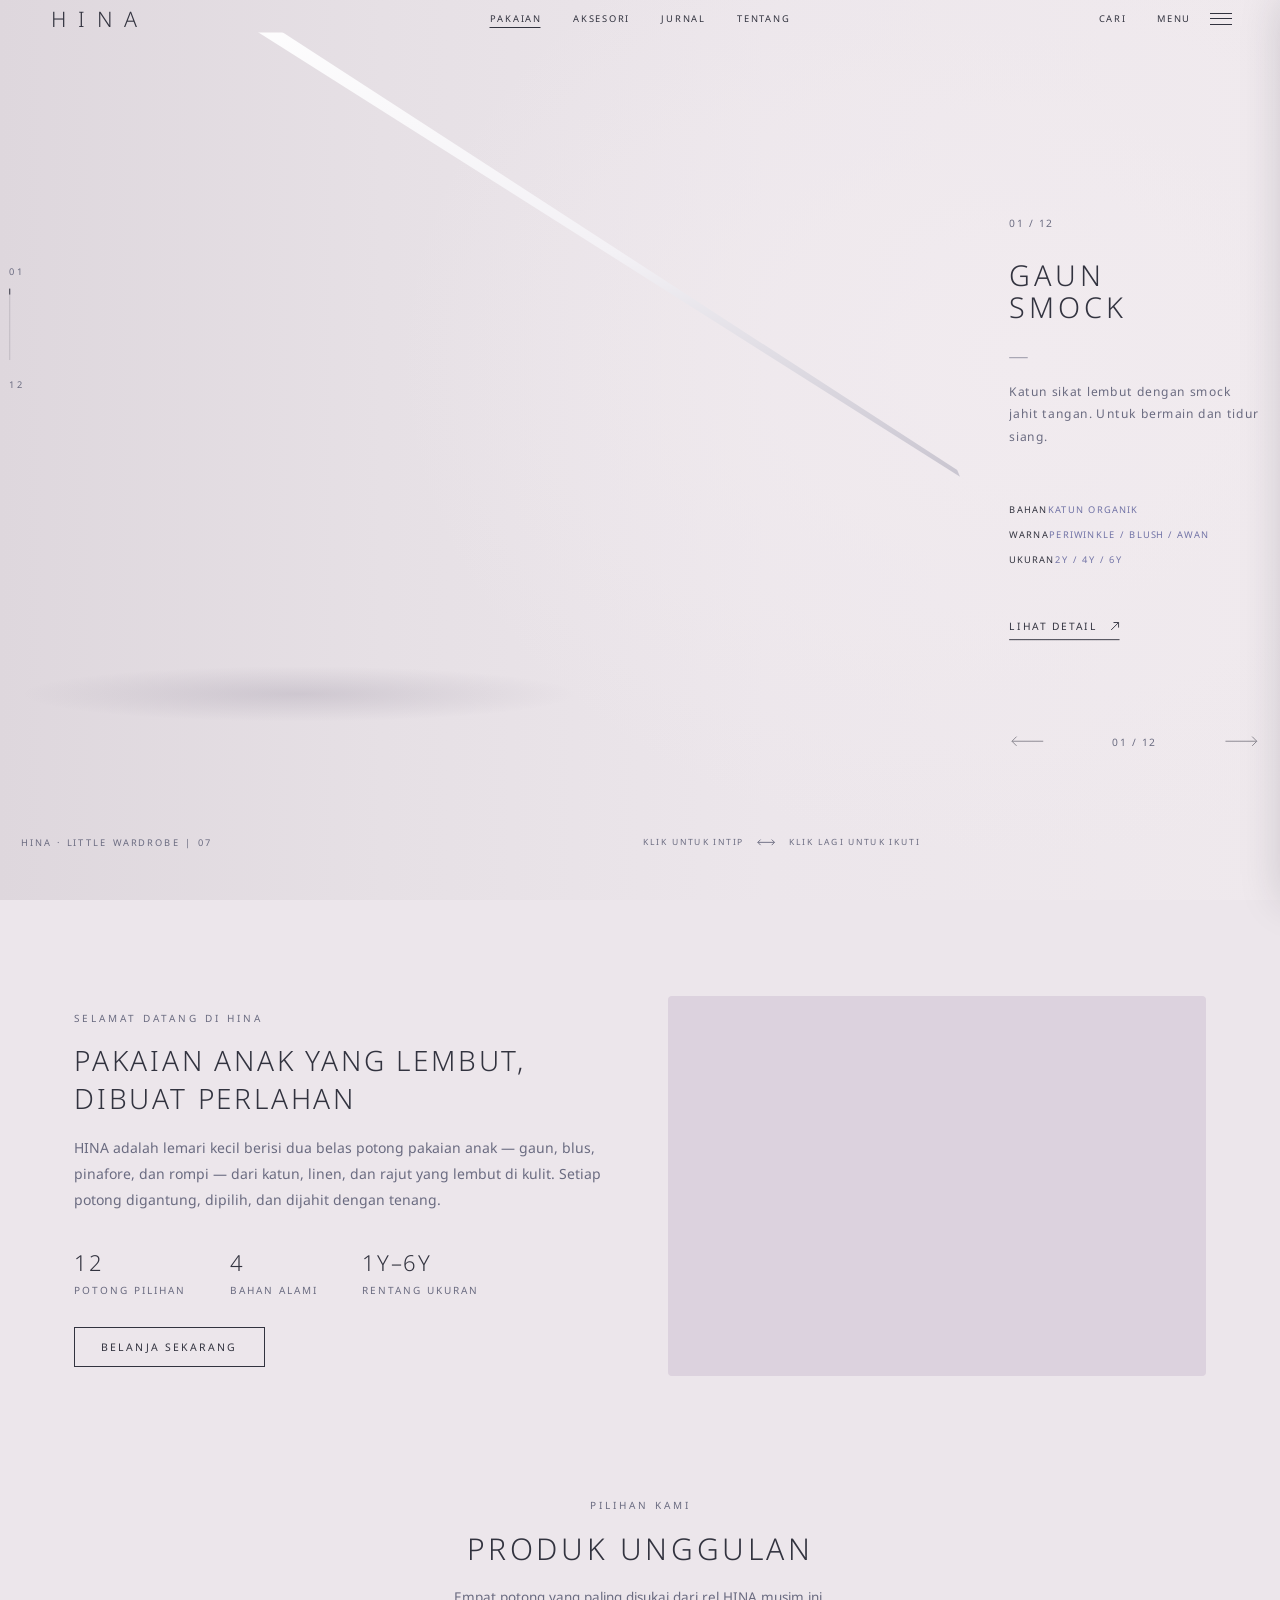
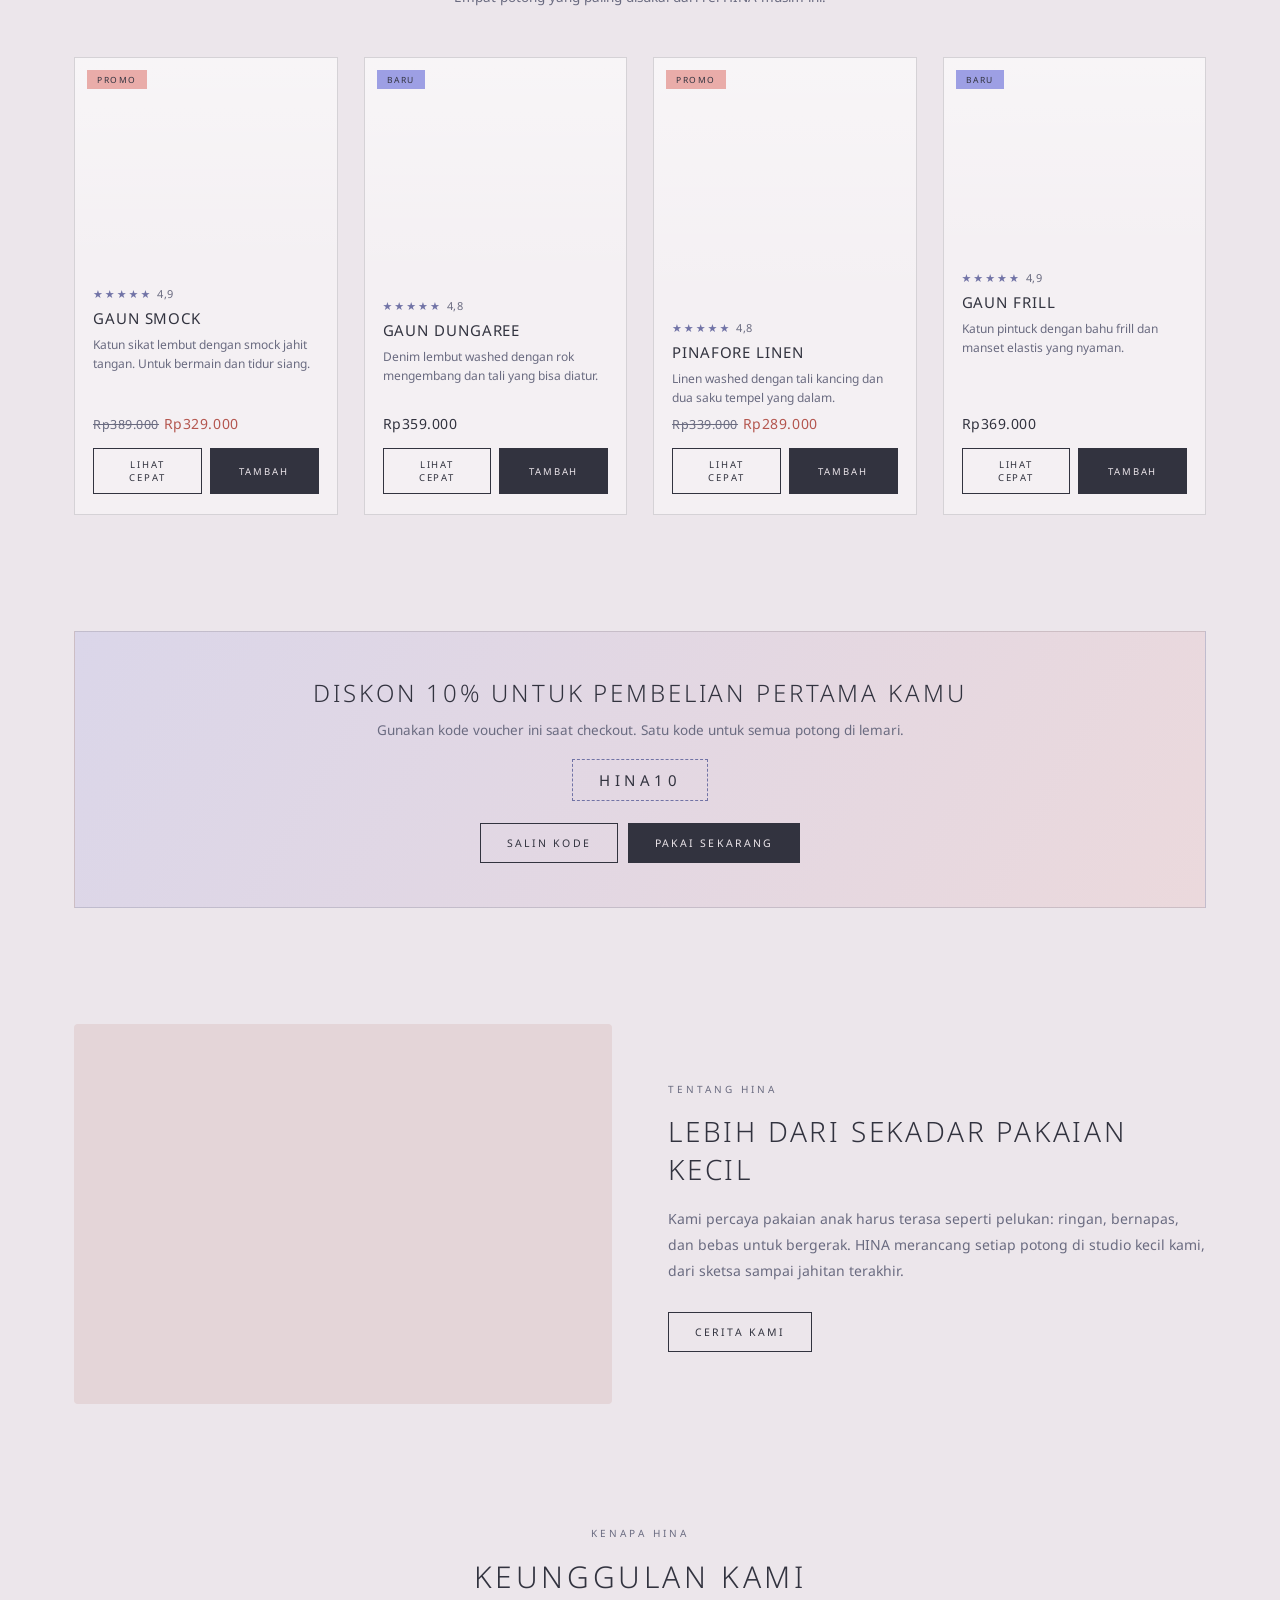
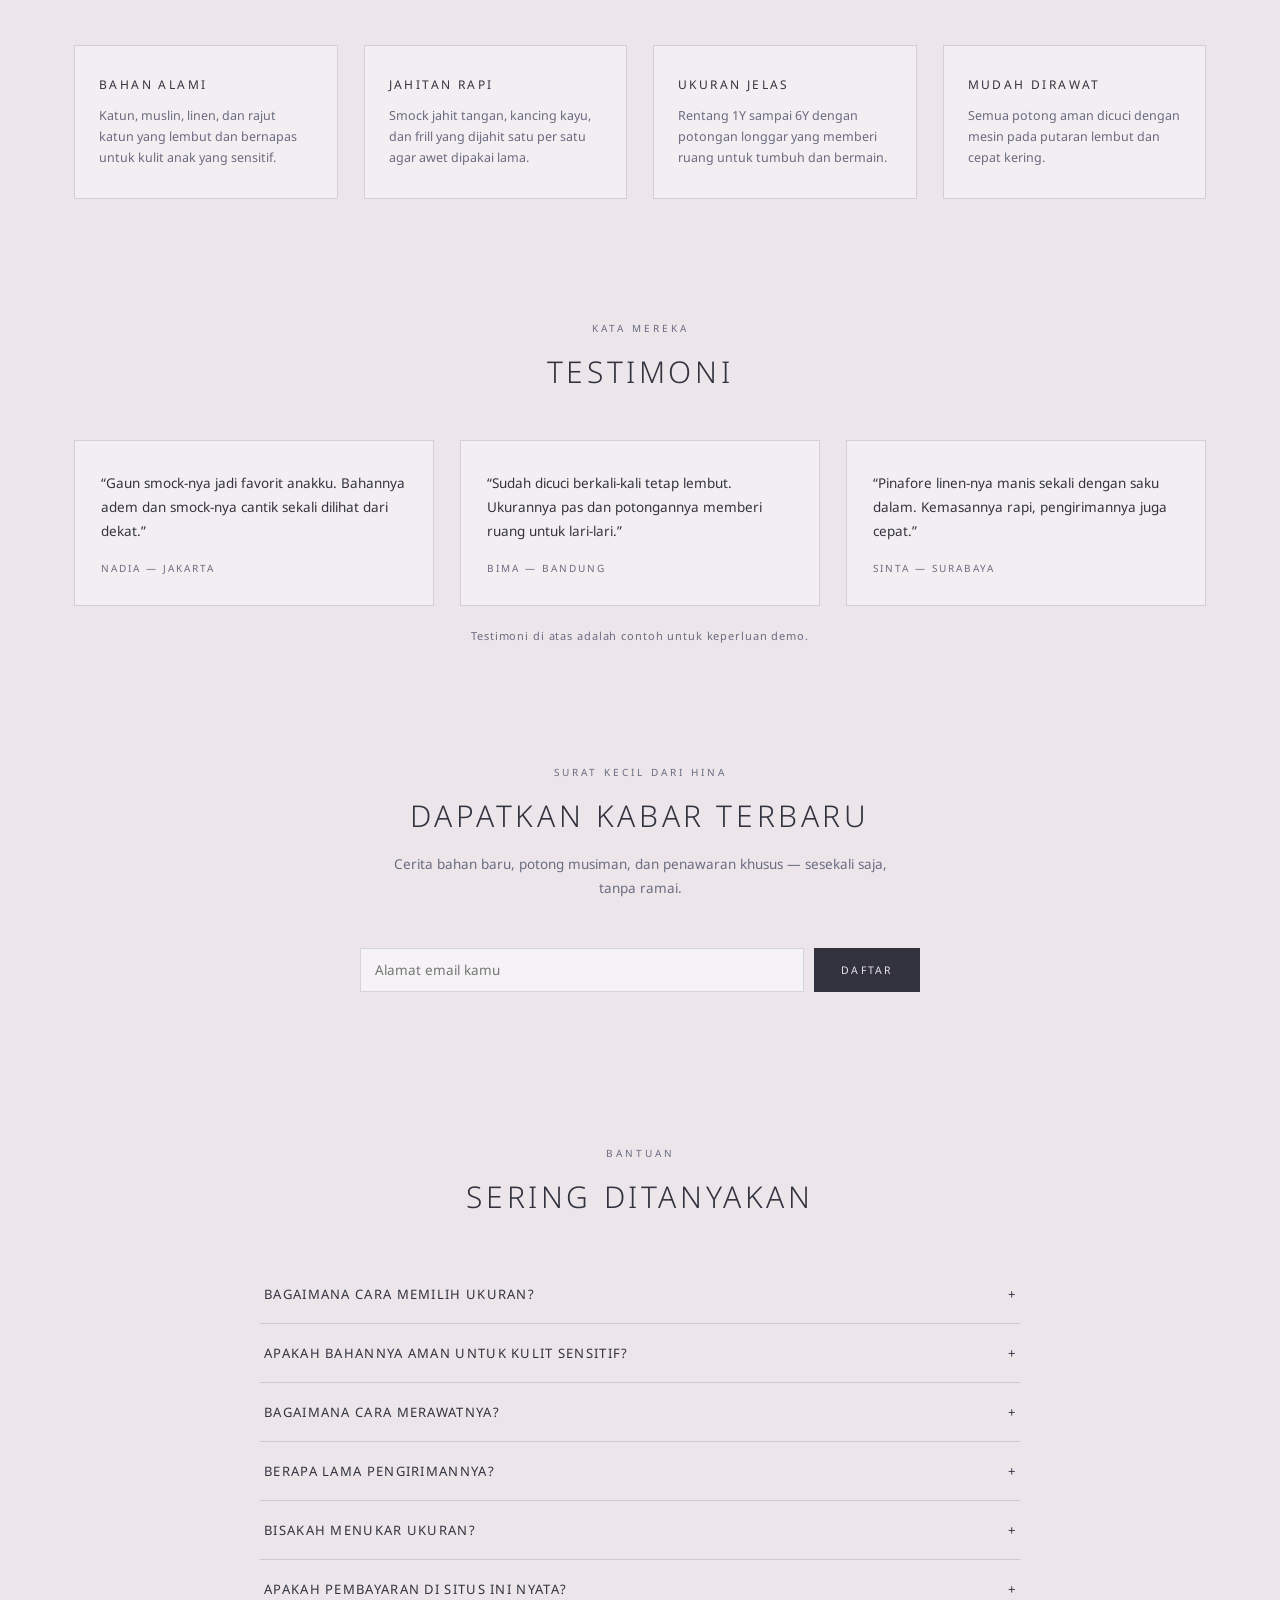
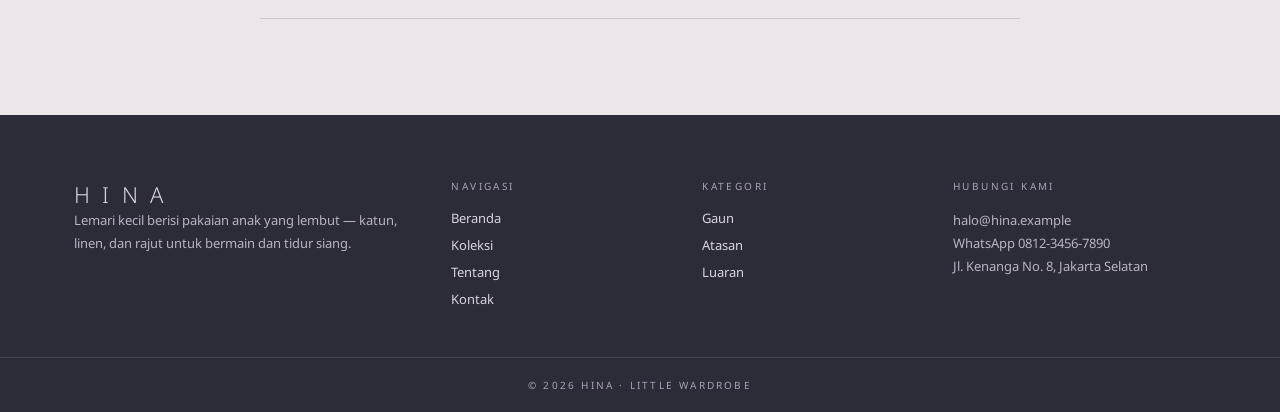
<file: docs/index.html>
<!DOCTYPE html>
<html lang="id">
<head>
<meta charset="UTF-8">
<meta name="viewport" content="width=device-width, initial-scale=1">
<title>HINA — Lemari Kecil</title>
<meta name="description" content="HINA lemari kecil: rel interaktif berisi pakaian anak yang lembut.">
<link rel="icon" href="data:,">
<script>
  if (!window.matchMedia || !window.matchMedia("(prefers-reduced-motion: reduce)").matches) {
    document.documentElement.classList.add("pre");
  }
  setTimeout(function () { document.documentElement.classList.remove("pre"); }, 4000);
</script>
<link rel="stylesheet" href="css/style.css">
<link rel="stylesheet" href="css/responsive.css">
<style>
/* ============ HERO HINA (inline, mandiri) ============ */
@font-face {
  font-family: "Noto Sans";
  src: url("assets/fonts/noto-sans-var.woff2") format("woff2");
  font-weight: 100 900;
  font-display: swap;
}
:root { --ns: 1; }
.hero-section { position: relative; height: 100svh; min-height: 640px; overflow: hidden; }
.hero-wall {
  position: absolute; inset: 0; z-index: 0;
  background:
    radial-gradient(70% 80% ellipse at 80% 40%, #F1EBEF, rgba(241,235,239,0) 70%),
    linear-gradient(90deg, #DED7DD 0%, #E6E0E5 30%, #ECE6EB 60%, #EFE9ED 100%);
  background-color: #ECE6EB;
}
.hero-stage { position: absolute; inset: 0; z-index: 1; }
.hero-frame {
  position: absolute; left: 50%; top: 50%; width: 1440px; height: 900px;
  transform-origin: top left;
}
.rail-svg { position: absolute; left: 0; top: 0; width: 1440px; height: 900px; z-index: 1; transition: clip-path .7s cubic-bezier(.65,0,.25,1); }
body.detail .rail-svg { clip-path: inset(0 46% 0 0); }
.floor-shadow {
  position: absolute; left: 52px; width: 600px; height: 60px; z-index: 2;
  background: radial-gradient(closest-side, rgba(70,60,90,.14), rgba(70,60,90,0));
  border-radius: 50%;
}
.garment {
  position: absolute; left: 0; top: 0; background-repeat: no-repeat;
  transition: transform .55s cubic-bezier(.2,.75,.2,1), opacity .35s ease, filter .55s ease;
  pointer-events: none; will-change: transform;
}
.garment.notrans { transition: none !important; }
.hero-frame.slow .garment { transition: transform .7s cubic-bezier(.65,0,.25,1), opacity .55s ease, filter .55s ease; }

/* Navigasi hero (menempel di tepi viewport, di dalam section hero) */
.hero-nav {
  position: absolute; left: 0; right: 0; top: 0; z-index: 320;
  height: calc(42px * var(--ns));
  font-size: calc(10.5px * var(--ns)); letter-spacing: .19em; color: #32333F;
  text-transform: uppercase;
}
.hero-wordmark {
  position: absolute; left: calc(57px * var(--ns)); top: calc(9px * var(--ns));
  font-size: calc(24px * var(--ns)); font-weight: 300; letter-spacing: .56em; line-height: 1;
  text-decoration: none; color: #32333F;
}
.hero-nav-center {
  position: absolute; left: 50%; top: calc(14px * var(--ns)); transform: translateX(-50%);
  display: flex; gap: calc(35px * var(--ns)); white-space: nowrap;
}
.hero-nav-center a { text-decoration: none; color: #32333F; position: relative; }
.hero-nav-center .active::after {
  content: ""; position: absolute; left: 0; right: .2em; bottom: -3px; height: 1px; background: #32333F;
}
.hero-nav-center span { color: #32333F; }
.hero-nav-right {
  position: absolute; right: calc(54px * var(--ns)); top: calc(14px * var(--ns));
  display: flex; align-items: center;
}
.hero-burger { display: inline-block; width: calc(25px * var(--ns)); margin-left: calc(21px * var(--ns)); }
.hero-burger i { display: block; height: 1px; background: #32333F; margin-bottom: calc(5px * var(--ns)); }
.hero-burger i:last-child { margin-bottom: 0; }
.hero-menu-label { margin-left: calc(34px * var(--ns)); }

/* Lapisan UI di dalam frame */
.hero-ui { position: absolute; inset: 0; z-index: 300; pointer-events: none; }
.hero-ui > * { pointer-events: none; }
.hero-ui button, .hero-ui a { pointer-events: auto; }
.info-col {
  position: absolute; left: 1118px; top: 198px; width: 310px; color: #32333F;
  transition: transform .75s cubic-bezier(.65,0,.2,1);
}
body.detail .info-col { transform: translateX(-328px); }
.info-counter { font-size: 11px; letter-spacing: .18em; color: #6A6B80; height: 18px; }
.info-title {
  margin-top: 28px; font-size: 31px; font-weight: 300; letter-spacing: .14em;
  line-height: 35px; min-height: 70px; text-transform: uppercase;
}
.info-title span { display: block; white-space: nowrap; }
.info-rule { margin-top: 36px; width: 20px; height: 1px; background: rgba(106,107,128,.7); }
.info-desc { margin-top: 24px; font-size: 13px; letter-spacing: .088em; line-height: 24px; color: #6A6B80; width: 300px; }
.info-desc span { display: block; }
.info-specs { margin-top: 54px; font-size: 10px; letter-spacing: .16em; line-height: 27px; text-transform: uppercase; }
.info-specs .spec-row { display: flex; white-space: nowrap; }
.info-specs .spec-label { width: 117px; flex: none; color: #32333F; }
.info-specs .spec-value { color: #7173A6; letter-spacing: .14em; }
.detail-btn {
  margin-top: 50px; display: inline-flex; align-items: center; padding-bottom: 7px;
  border-bottom: 1px solid #32333F; font-size: 11px; letter-spacing: .2em; text-transform: uppercase;
}
.detail-btn svg { margin-left: 14px; }
.swap { display: inline-block; transition: opacity .22s ease, transform .32s cubic-bezier(.2,.75,.2,1); }
.swap-out { opacity: 0; transform: translateY(5px); }
.spec-row .swap { display: inline-block; }
.pager {
  position: absolute; left: 1118px; top: 752px; width: 270px;
  display: flex; align-items: center; justify-content: space-between;
  transition: transform .75s cubic-bezier(.65,0,.2,1), width .75s cubic-bezier(.65,0,.2,1);
}
body.detail .pager { transform: translateX(-328px); width: 596px; }
.pager button { width: 38px; height: 24px; display: inline-flex; align-items: center; justify-content: center; }
.pager .pager-count { font-size: 11px; letter-spacing: .18em; color: #6A6B80; }
.left-index { position: absolute; left: 40px; top: 250px; font-size: 10px; letter-spacing: .18em; color: #6A6B80; }
.left-index .idx-track { width: 1px; height: 77px; background: rgba(50,51,63,.18); margin: 12px 0 19px; position: relative; }
.left-index .idx-fill { position: absolute; left: 0; top: 0; width: 1px; height: 100%; background: #32333F; transform-origin: top; transition: transform .55s cubic-bezier(.2,.75,.2,1); }
.hero-footer { position: absolute; left: 53px; top: 866px; font-size: 10px; letter-spacing: .225em; color: #6A6B80; text-transform: uppercase; }
.hero-hint {
  position: absolute; left: 723px; top: 866px; display: flex; align-items: center;
  font-size: 9.2px; letter-spacing: .2em; color: #6A6B80; text-transform: uppercase; white-space: nowrap;
}
.hero-hint svg { margin: 0 14px; flex: none; }

/* Panel detail */
.detail-panel {
  position: absolute; left: 1098px; top: 118px; width: 292px; height: 700px; z-index: 310;
  opacity: 0; transform: translateX(46px); pointer-events: none;
  transition: opacity .45s ease, transform .7s cubic-bezier(.2,.75,.2,1);
}
body.detail .detail-panel {
  opacity: 1; transform: translateX(0); pointer-events: auto;
  transition: opacity .45s ease .32s, transform .7s cubic-bezier(.2,.75,.2,1) .32s;
}
.panel-close {
  position: absolute; right: 0; top: 0; display: inline-flex; align-items: center; gap: 12px;
  font-size: 9.5px; letter-spacing: .2em; text-transform: uppercase; color: #32333F;
}
.panel-meta {
  position: absolute; left: 0; top: 52px; width: 270px; display: flex; justify-content: space-between;
  font-size: 9.5px; letter-spacing: .2em; color: #6A6B80; text-transform: uppercase;
}
.panel-tabs { position: absolute; left: 0; top: 80px; width: 270px; display: flex; }
.panel-tabs button {
  flex: 1; text-align: left; padding-bottom: 8px; font-size: 8.5px; letter-spacing: .16em;
  color: #6A6B80; text-transform: uppercase; border-bottom: 1px solid rgba(50,51,63,.14); position: relative;
}
.panel-tabs button.active { color: #32333F; }
.panel-tabs button.active::after { content: ""; position: absolute; left: 0; right: 14px; bottom: -1px; height: 1px; background: #32333F; }
.panel-box { position: absolute; left: 0; top: 110px; width: 270px; height: 470px; background: #F0EAF0; overflow: hidden; }
.panel-layer { position: absolute; inset: 0; opacity: 0; transition: opacity .45s ease; }
.panel-layer.active { opacity: 1; }
.panel-crop { position: absolute; background-repeat: no-repeat; }
.panel-layer.active .panel-crop { animation: panelSettle .9s cubic-bezier(.2,.75,.2,1); }
@keyframes panelSettle { from { transform: scale(1.03); } to { transform: scale(1); } }
.panel-caption { position: absolute; left: 0; top: 596px; width: 270px; font-size: 11px; letter-spacing: .06em; line-height: 20px; color: #6A6B80; }
.panel-track { position: absolute; right: 0; top: 80px; width: 1px; height: 520px; background: rgba(50,51,63,.12); }
.panel-thumb { position: absolute; left: -1px; width: 3px; height: 120px; border-radius: 2px; background: rgba(50,51,63,.45); transition: top .5s cubic-bezier(.2,.75,.2,1); }

/* Keadaan awal animasi pembuka (kelas pre pada html) */
html.pre .garment, html.pre .rail-svg, html.pre .hero-nav, html.pre .left-index,
html.pre .hero-footer, html.pre .hero-hint, html.pre .pager, html.pre .info-rule,
html.pre .detail-btn { opacity: 0; }
.reveal-mask { overflow: hidden; display: block; }
.reveal-line { display: block; }
html.pre .reveal-line { transform: translateY(105%); }

/* Di bawah hero */
.below-stage { display: none; }

/* ---------- Telepon (<= 820px) ---------- */
@media (max-width: 820px) {
  .hero-section { height: auto; min-height: 0; overflow: visible; }
  .hero-wall { position: absolute; }
  .hero-stage { position: relative; inset: auto; height: 64vh; min-height: 430px; overflow: hidden; }
  .hero-frame { left: 0; top: 50%; }
  .hero-nav { position: absolute; height: 52px; font-size: 10.5px; }
  .hero-wordmark { left: 18px; top: 16px; font-size: 19px; letter-spacing: .5em; }
  .hero-nav-center, .hero-search-label { display: none; }
  .hero-nav-right { right: 18px; top: 20px; }
  .hero-menu-label { margin-left: 0; }
  .hero-burger { width: 25px; margin-left: 21px; }
  .hero-burger i { margin-bottom: 5px; }
  .left-index, .hero-footer, .hero-hint { display: none; }
  .below-stage { display: block; padding: 8px 22px 40px; background: #ECE6EB; }
  .below-stage .info-col, .below-stage .pager, .below-stage .detail-panel {
    position: static; width: auto; height: auto; transform: none; opacity: 1; pointer-events: auto;
  }
  .below-stage .info-title { font-size: 26px; line-height: 30px; min-height: 0; margin-top: 14px; }
  .below-stage .info-rule { margin-top: 18px; }
  .below-stage .info-desc { margin-top: 18px; width: auto; }
  .below-stage .info-specs { margin-top: 24px; }
  .below-stage .detail-btn { margin-top: 26px; }
  .below-stage .pager { margin-top: 34px; width: auto; }
  body.detail .below-stage .pager { width: auto; transform: none; }
  .below-stage .detail-panel { display: none; margin-top: 34px; }
  body.detail .below-stage .detail-panel { display: block; }
  .below-stage .panel-close, .below-stage .panel-meta, .below-stage .panel-tabs,
  .below-stage .panel-box, .below-stage .panel-caption { position: static; width: auto; }
  .below-stage .panel-close { display: flex; justify-content: flex-end; margin-bottom: 18px; }
  .below-stage .panel-meta { margin-bottom: 12px; }
  .below-stage .panel-tabs { margin-bottom: 14px; }
  .below-stage .panel-box { aspect-ratio: 4 / 5; height: auto; }
  .below-stage .panel-caption { margin-top: 14px; }
  .below-stage .panel-track { display: none; }
}
@media (prefers-reduced-motion: reduce) {
  .hero-frame.slow .garment, .garment { transition: none !important; }
  .panel-layer.active .panel-crop { animation: none; }
}
</style>
</head>
<body data-page="beranda">
<header class="site-header" id="siteHeader"></header>

<section class="hero-section" id="heroSection">
  <div class="hero-wall"></div>
  <div class="hero-stage" id="heroStage">
    <div class="hero-frame" id="heroFrame">
      <svg class="rail-svg" id="railSvg" viewBox="0 0 1440 900" preserveAspectRatio="none" aria-hidden="true">
        <defs>
          <linearGradient id="railGrad" x1="0" y1="0" x2="0" y2="1">
            <stop offset="0" stop-color="#FFFFFF"></stop>
            <stop offset="0.55" stop-color="#F3F1F5"></stop>
            <stop offset="1" stop-color="#C9C5D0"></stop>
          </linearGradient>
        </defs>
        <polygon id="railTube" fill="url(#railGrad)" points="250,-55.3 1062,471.6 1065,478.9 250,-37.3"></polygon>
      </svg>
      <div class="floor-shadow" id="floorShadow"></div>
      <div id="garmentLayer"></div>
      <div class="hero-ui" id="heroUi">
        <div class="left-index" id="leftIndex">
          <div class="idx-num" id="idxNum">01</div>
          <div class="idx-track"><div class="idx-fill" id="idxFill"></div></div>
          <div>12</div>
        </div>
        <div class="info-col" id="infoCol">
          <div class="info-counter"><span class="reveal-mask"><span class="reveal-line swap" id="infoCounter">01 / 12</span></span></div>
          <h1 class="info-title">
            <span class="reveal-mask"><span class="reveal-line swap" id="titleLine1">Gaun</span></span>
            <span class="reveal-mask"><span class="reveal-line swap" id="titleLine2">Smock</span></span>
          </h1>
          <div class="info-rule"></div>
          <p class="info-desc">
            <span class="reveal-mask"><span class="reveal-line swap" id="descLine1">Katun sikat lembut dengan smock</span></span>
            <span class="reveal-mask"><span class="reveal-line swap" id="descLine2">jahit tangan. Untuk bermain dan tidur siang.</span></span>
          </p>
          <div class="info-specs">
            <div class="spec-row"><span class="reveal-mask"><span class="reveal-line"><span class="spec-label">Bahan</span><span class="spec-value swap" id="specMaterial">Katun Organik</span></span></span></div>
            <div class="spec-row"><span class="reveal-mask"><span class="reveal-line"><span class="spec-label">Warna</span><span class="spec-value swap" id="specColour">Periwinkle / Blush / Awan</span></span></span></div>
            <div class="spec-row"><span class="reveal-mask"><span class="reveal-line"><span class="spec-label">Ukuran</span><span class="spec-value swap" id="specSize">2Y / 4Y / 6Y</span></span></span></div>
          </div>
          <button class="detail-btn" id="detailBtn">Lihat Detail
            <svg width="10" height="10" viewBox="0 0 10 10" fill="none"><path d="M1 9 L9 1 M3.5 1 H9 V6.5" stroke="#32333F" stroke-width="1"></path></svg>
          </button>
        </div>
        <div class="pager" id="pager">
          <button id="pagerPrev" aria-label="Sebelumnya">
            <svg width="36" height="12" viewBox="0 0 36 12" fill="none" opacity="0.55"><path d="M36 6 H2 M7 1 L2 6 L7 11" stroke="#32333F" stroke-width="1"></path></svg>
          </button>
          <span class="pager-count swap" id="pagerCount">01 / 12</span>
          <button id="pagerNext" aria-label="Berikutnya">
            <svg width="36" height="12" viewBox="0 0 36 12" fill="none" opacity="0.55"><path d="M0 6 H34 M29 1 L34 6 L29 11" stroke="#32333F" stroke-width="1"></path></svg>
          </button>
        </div>
        <div class="hero-footer">HINA · Little Wardrobe | 07</div>
        <div class="hero-hint">
          <span>Klik untuk intip</span>
          <svg width="20" height="10" viewBox="0 0 20 10" fill="none"><path d="M1 5 H19 M4 2 L1 5 L4 8 M16 2 L19 5 L16 8" stroke="#6A6B80" stroke-width="1"></path></svg>
          <span>Klik lagi untuk ikuti</span>
        </div>
      </div>
      <div class="detail-panel" id="detailPanel">
        <button class="panel-close" id="panelClose">Kembali ke Koleksi
          <svg width="9" height="9" viewBox="0 0 9 9" fill="none"><path d="M1 1 L8 8 M8 1 L1 8" stroke="#32333F" stroke-width="1"></path></svg>
        </button>
        <div class="panel-meta"><span id="panelTabName">Di Gantungan</span><span id="panelTabCount">01 / 03</span></div>
        <div class="panel-tabs" id="panelTabs">
          <button data-ptab="1" class="active">01 / Di Gantungan</button>
          <button data-ptab="2">02 / Kain</button>
          <button data-ptab="3">03 / Detail</button>
        </div>
        <div class="panel-box" id="panelBox">
          <div class="panel-layer" data-player="1"><div class="panel-crop"></div></div>
          <div class="panel-layer" data-player="2"><div class="panel-crop"></div></div>
          <div class="panel-layer" data-player="3"><div class="panel-crop"></div></div>
        </div>
        <p class="panel-caption" id="panelCaption">Digantung pada gantungan kayu kecil.</p>
        <div class="panel-track"><div class="panel-thumb" id="panelThumb" style="top:0"></div></div>
      </div>
    </div>
  </div>
  <nav class="hero-nav" id="heroNav">
    <a class="hero-wordmark" href="index.html">HINA</a>
    <div class="hero-nav-center">
      <a href="koleksi.html" class="active">Pakaian</a>
      <span>Aksesori</span>
      <span>Jurnal</span>
      <span>Tentang</span>
    </div>
    <div class="hero-nav-right">
      <span class="hero-search-label">Cari</span>
      <span class="hero-menu-label">Menu</span>
      <span class="hero-burger"><i></i><i></i><i></i></span>
    </div>
  </nav>
</section>
<div class="below-stage" id="belowStage"></div>

<main>
  <section class="section">
    <div class="wrap split">
      <div>
        <span class="kicker" style="font-size:10px;letter-spacing:.3em;text-transform:uppercase;color:var(--muted)">Selamat datang di HINA</span>
        <h2 style="margin-top:14px">Pakaian anak yang lembut, dibuat perlahan</h2>
        <p>HINA adalah lemari kecil berisi dua belas potong pakaian anak — gaun, blus, pinafore, dan rompi — dari katun, linen, dan rajut yang lembut di kulit. Setiap potong digantung, dipilih, dan dijahit dengan tenang.</p>
        <div class="stats-row">
          <div><strong>12</strong><span>Potong pilihan</span></div>
          <div><strong>4</strong><span>Bahan alami</span></div>
          <div><strong>1Y–6Y</strong><span>Rentang ukuran</span></div>
        </div>
        <a class="btn" href="koleksi.html">Belanja Sekarang</a>
      </div>
      <div class="split-panel" id="introPanel" style="background-color:#DCD2DE"></div>
    </div>
  </section>

  <section class="section" style="padding-top:20px">
    <div class="wrap">
      <div class="section-head">
        <span class="kicker">Pilihan kami</span>
        <h2>Produk Unggulan</h2>
        <p>Empat potong yang paling disukai dari rel HINA musim ini.</p>
      </div>
      <div class="product-grid" id="featuredGrid"></div>
    </div>
  </section>

  <section class="section" style="padding-top:20px">
    <div class="wrap">
      <div class="promo-band">
        <h2>Diskon 10% untuk pembelian pertama kamu</h2>
        <p>Gunakan kode voucher ini saat checkout. Satu kode untuk semua potong di lemari.</p>
        <div class="promo-code">HINA10</div>
        <div class="promo-actions">
          <button class="btn" id="copyVoucher">Salin Kode</button>
          <button class="btn btn-dark" id="applyVoucherHome">Pakai Sekarang</button>
        </div>
      </div>
    </div>
  </section>

  <section class="section" style="padding-top:20px">
    <div class="wrap split">
      <div class="split-panel" id="aboutPanel" style="background-color:#E4D5D8"></div>
      <div>
        <span class="kicker" style="font-size:10px;letter-spacing:.3em;text-transform:uppercase;color:var(--muted)">Tentang HINA</span>
        <h2 style="margin-top:14px">Lebih dari sekadar pakaian kecil</h2>
        <p>Kami percaya pakaian anak harus terasa seperti pelukan: ringan, bernapas, dan bebas untuk bergerak. HINA merancang setiap potong di studio kecil kami, dari sketsa sampai jahitan terakhir.</p>
        <a class="btn" href="tentang.html">Cerita Kami</a>
      </div>
    </div>
  </section>

  <section class="section" style="padding-top:20px">
    <div class="wrap">
      <div class="section-head">
        <span class="kicker">Kenapa HINA</span>
        <h2>Keunggulan Kami</h2>
      </div>
      <div class="features-grid">
        <div class="feature"><h3>Bahan Alami</h3><p>Katun, muslin, linen, dan rajut katun yang lembut dan bernapas untuk kulit anak yang sensitif.</p></div>
        <div class="feature"><h3>Jahitan Rapi</h3><p>Smock jahit tangan, kancing kayu, dan frill yang dijahit satu per satu agar awet dipakai lama.</p></div>
        <div class="feature"><h3>Ukuran Jelas</h3><p>Rentang 1Y sampai 6Y dengan potongan longgar yang memberi ruang untuk tumbuh dan bermain.</p></div>
        <div class="feature"><h3>Mudah Dirawat</h3><p>Semua potong aman dicuci dengan mesin pada putaran lembut dan cepat kering.</p></div>
      </div>
    </div>
  </section>

  <section class="section" style="padding-top:20px">
    <div class="wrap">
      <div class="section-head">
        <span class="kicker">Kata mereka</span>
        <h2>Testimoni</h2>
      </div>
      <div class="testi-grid">
        <div class="testi"><p>“Gaun smock-nya jadi favorit anakku. Bahannya adem dan smock-nya cantik sekali dilihat dari dekat.”</p><footer>Nadia — Jakarta</footer></div>
        <div class="testi"><p>“Sudah dicuci berkali-kali tetap lembut. Ukurannya pas dan potongannya memberi ruang untuk lari-lari.”</p><footer>Bima — Bandung</footer></div>
        <div class="testi"><p>“Pinafore linen-nya manis sekali dengan saku dalam. Kemasannya rapi, pengirimannya juga cepat.”</p><footer>Sinta — Surabaya</footer></div>
      </div>
      <p class="testi-note">Testimoni di atas adalah contoh untuk keperluan demo.</p>
    </div>
  </section>

  <section class="section" style="padding-top:20px">
    <div class="wrap">
      <div class="section-head">
        <span class="kicker">Surat kecil dari HINA</span>
        <h2>Dapatkan Kabar Terbaru</h2>
        <p>Cerita bahan baru, potong musiman, dan penawaran khusus — sesekali saja, tanpa ramai.</p>
      </div>
      <div class="newsletter">
        <form id="newsletterForm">
          <input type="email" id="newsletterEmail" placeholder="Alamat email kamu" aria-label="Alamat email">
          <button class="btn btn-dark" type="submit">Daftar</button>
        </form>
        <p class="form-msg" id="newsletterMsg"></p>
      </div>
    </div>
  </section>

  <section class="section" style="padding-top:20px">
    <div class="wrap">
      <div class="section-head">
        <span class="kicker">Bantuan</span>
        <h2>Sering Ditanyakan</h2>
      </div>
      <div class="faq">
        <div class="faq-item"><button>Bagaimana cara memilih ukuran?<span>+</span></button><div class="faq-a">Ukuran HINA mengikuti usia anak (1Y–6Y) dengan potongan yang longgar. Bila anakmu berada di antara dua ukuran, kami sarankan memilih satu ukuran lebih besar agar lebih lama dipakai.</div></div>
        <div class="faq-item"><button>Apakah bahannya aman untuk kulit sensitif?<span>+</span></button><div class="faq-a">Kami memakai bahan alami seperti katun organik, muslin, dan linen yang lembut dan bernapas. Semua potong dicuci terlebih dahulu sebelum dikirim agar terasa nyaman sejak pemakaian pertama.</div></div>
        <div class="faq-item"><button>Bagaimana cara merawatnya?<span>+</span></button><div class="faq-a">Cuci dengan mesin pada putaran lembut dan air dingin, lalu jemur di tempat teduh. Hindari pemutih agar warna pastelnya tetap awet.</div></div>
        <div class="faq-item"><button>Berapa lama pengirimannya?<span>+</span></button><div class="faq-a">Pesanan diproses dalam 1–2 hari kerja. Pengiriman reguler membutuhkan 2–5 hari kerja tergantung kota tujuan. (Simulasi untuk demo.)</div></div>
        <div class="faq-item"><button>Bisakah menukar ukuran?<span>+</span></button><div class="faq-a">Bisa. Penukaran ukuran diterima dalam 14 hari selama potong belum dicuci dan label masih terpasang. Hubungi kami lewat halaman Kontak.</div></div>
        <div class="faq-item"><button>Apakah pembayaran di situs ini nyata?<span>+</span></button><div class="faq-a">Tidak. Situs ini adalah demo — checkout, voucher, dan akun bersifat simulasi di peramban kamu dan tidak memproses pembayaran sungguhan.</div></div>
      </div>
    </div>
  </section>
</main>
<footer class="site-footer" id="siteFooter"></footer>

<script src="js/products.js"></script>
<script src="js/cart.js"></script>
<script src="js/components.js"></script>
<script src="js/app.js"></script>
<script>
/* ============ HERO HINA — rel pakaian interaktif (inline) ============ */
(function () {
  "use strict";
  var REDUCED = window.matchMedia && window.matchMedia("(prefers-reduced-motion: reduce)").matches;
  var HOVERABLE = window.matchMedia && window.matchMedia("(hover: hover) and (pointer: fine)").matches;

  function px(url, w) {
    return "https://images.higgs.ai/?default=1&output=webp&url=" + encodeURIComponent(url) + "&w=" + w + "&q=85";
  }
  var BASE = "https://d8j0ntlcm91z4.cloudfront.net/user_38xzZboKViGWJOttwIXH07lWA1P/";
  var SHEET = px(BASE + "hf_20261113_121624_09fa35c4-680e-46a5-b6a9-8acd429bce67.png", 3312);
  var SMOCK = px(BASE + "hf_20261113_121448_68442996-20c3-4f65-8f3d-56d2b6df8152.png", 2048);
  var FABRIC = px(BASE + "hf_20261113_132947_dc18692c-66e4-447b-a11e-167b3bcadefb.png", 3312);
  var DETAIL = px(BASE + "hf_20261113_132948_27322be0-e8d1-436a-a229-09ef6371cb98.png", 3312);

  var PIECES = [
    { b: [120, 54, 560, 742, 404], t: ["Gaun", "Smock"], d: ["Katun sikat lembut dengan smock", "jahit tangan. Untuk bermain dan tidur siang."], m: "Katun Organik", c: "Periwinkle / Blush / Awan", s: "2Y / 4Y / 6Y" },
    { b: [982, 56, 508, 708, 1244], t: ["Gaun", "Muslin"], d: ["Kasa ganda ringan dengan lengan", "flutter kecil untuk hari yang hangat."], m: "Katun Muslin", c: "Putih Awan", s: "2Y / 4Y / 6Y" },
    { b: [1792, 62, 558, 588, 2067], t: ["Kardigan", "Pointelle"], d: ["Rajut pointelle halus dengan kancing", "kayu. Ringan dan mudah dipadukan."], m: "Rajut Katun", c: "Blush", s: "1Y / 2Y / 4Y" },
    { b: [2638, 54, 514, 726, 2893], t: ["Gaun", "Dungaree"], d: ["Denim lembut washed dengan rok", "mengembang dan tali yang bisa diatur."], m: "Denim Katun", c: "Periwinkle Pudar", s: "2Y / 4Y / 6Y" },
    { b: [110, 865, 596, 652, 406], t: ["Blus", "Ruffle"], d: ["Katun crinkle dengan kerah ruffle", "lebar dan lengan puff yang manis."], m: "Katun Crinkle", c: "Abu Lilac", s: "2Y / 4Y / 6Y" },
    { b: [938, 869, 610, 650, 1234], t: ["Smock", "Broderie"], d: ["Broderie anglaise dengan bahu", "frill dan potongan yang longgar."], m: "Katun Broderie", c: "Putih Awan", s: "2Y / 4Y / 6Y" },
    { b: [1844, 855, 456, 718, 2067], t: ["Pinafore", "Linen"], d: ["Linen washed dengan tali kancing", "dan dua saku tempel yang dalam."], m: "Linen 100%", c: "Blush", s: "2Y / 4Y / 6Y" },
    { b: [2614, 861, 570, 630, 2895], t: ["Jumper", "Rajut"], d: ["Rajut katun open-stitch dengan", "leher bulat yang lembut dan mudah."], m: "Rajut Katun", c: "Periwinkle", s: "1Y / 2Y / 4Y" },
    { b: [112, 1661, 592, 712, 407], t: ["Gaun", "Frill"], d: ["Katun pintuck dengan bahu frill", "dan manset elastis yang nyaman."], m: "Katun Organik", c: "Putih Awan", s: "2Y / 4Y / 6Y" },
    { b: [996, 1661, 492, 716, 1237], t: ["Pinafore", "Saku"], d: ["Twill lembut dengan tali frill dan", "saku untuk harta karun kecil."], m: "Katun Twill", c: "Abu Lilac", s: "2Y / 4Y / 6Y" },
    { b: [1832, 1663, 478, 714, 2067], t: ["Gaun", "Gingham"], d: ["Gingham bersmock dengan lengan", "puff pendek untuk hari yang cerah."], m: "Katun Gingham", c: "Blush / Krem", s: "2Y / 4Y / 6Y" },
    { b: [2682, 1673, 434, 630, 2894], t: ["Rompi", "Quilt"], d: ["Quilt ringan dengan kancing kayu.", "Hangat, tidak pernah terasa berat."], m: "Katun Quilt", c: "Periwinkle Pucat", s: "1Y / 2Y / 4Y" }
  ];
  var SLOT_X = [352, 440, 505, 565, 620, 670, 716, 758, 796, 831, 863, 893];
  var SCALE_PTS = [[352, 0.94], [435, 0.905], [545, 0.83], [670, 0.70], [778, 0.57], [878, 0.445], [958, 0.33], [1045, 0.19]];
  var FAB_COLS = [[0, 805], [836, 1638], [1668, 2476], [2506, 3311]];
  var FAB_ROWS = [[0, 803], [834, 1633], [1664, 2479]];
  var DET_COLS = [[0, 811], [842, 1640], [1671, 2470], [2501, 3311]];
  var DET_ROWS = [[0, 804], [835, 1635], [1668, 2479]];
  var TAB_NAMES = { 1: "Di Gantungan", 2: "Kain", 3: "Detail" };
  var CAPTIONS = {
    1: "Digantung pada gantungan kayu kecil.",
    2: "Lembut disentuh, dicuci agar nyaman.",
    3: "Sentuhan kecil, dijahit agar awet."
  };

  var frame = document.getElementById("heroFrame");
  var stage = document.getElementById("heroStage");
  var heroSection = document.getElementById("heroSection");
  var layer = document.getElementById("garmentLayer");
  var shadow = document.getElementById("floorShadow");
  var els = PIECES.map(function (p, i) {
    var el = document.createElement("div");
    el.className = "garment";
    el.style.width = p.b[2] + "px";
    el.style.height = p.b[3] + "px";
    el.style.backgroundImage = "url('" + SHEET + "')";
    el.style.backgroundSize = "3312px 2480px";
    el.style.backgroundPosition = (-p.b[0]) + "px " + (-p.b[1]) + "px";
    el.style.transformOrigin = (p.b[4] - p.b[0]) + "px 0px";
    layer.appendChild(el);
    return { data: p, el: el, slotOverride: null, opacity: null, z: null };
  });

  var cur = 0, hoverSlot = null, detailOpen = false, panelTab = 1;
  var scale = 1, phone = false, lastStep = 0, pendingTimer = null;
  var EASE = "cubic-bezier(.2,.75,.2,1)";

  function railY(x) { return 5 + 0.641 * (x - 330); }
  function hookXForSlot(s) {
    if (s <= 0) return 352 + s * 120;
    if (s >= 11) return SLOT_X[11] + (s - 11) * (SLOT_X[11] - SLOT_X[10]);
    var i = Math.floor(s), f = s - i;
    return SLOT_X[i] + (SLOT_X[i + 1] - SLOT_X[i]) * f;
  }
  function scaleForX(x) {
    var P = SCALE_PTS, n = P.length, i, m;
    if (x <= P[0][0]) { m = (P[1][1] - P[0][1]) / (P[1][0] - P[0][0]); return P[0][1] + (x - P[0][0]) * m; }
    for (i = 0; i < n - 1; i++) {
      if (x <= P[i + 1][0]) { m = (P[i + 1][1] - P[i][1]) / (P[i + 1][0] - P[i][0]); return P[i][1] + (x - P[i][0]) * m; }
    }
    m = (P[n - 1][1] - P[n - 2][1]) / (P[n - 1][0] - P[n - 2][0]);
    return P[n - 1][1] + (x - P[n - 1][0]) * m;
  }
  function slotOf(i) { return ((i - cur) % 12 + 12) % 12; }

  function layout() {
    els.forEach(function (p, i) {
      var slot = p.slotOverride != null ? p.slotOverride : slotOf(i);
      var X = hookXForSlot(slot);
      var S = slot === 0 ? 0.93 : scaleForX(X);
      var dx = 0, dy = 0, rot = 0, op = p.opacity != null ? p.opacity : 1, filter = "";
      if (detailOpen && slot !== 0 && p.slotOverride == null) {
        X = 352 + (X - 352) * 0.36;
        S = scaleForX(X);
        op = 0.62;
        filter = "blur(7px) saturate(.55) brightness(1.04)";
      }
      var scaleFinal = S;
      if (hoverSlot != null && !detailOpen && p.slotOverride == null) {
        if (slot === hoverSlot) { dx = 38 * S; dy = 6; rot = -6; scaleFinal = S * 1.035; }
        else if (slot > hoverSlot) { dx = 18 * S; }
      }
      var ox = p.data.b[4] - p.data.b[0];
      p.el.style.transform = "translate(" + (X - ox + dx) + "px," + (railY(X) - 9 * S + dy) + "px) rotate(" + rot + "deg) scale(" + scaleFinal + ")";
      p.el.style.zIndex = p.z != null ? p.z : Math.round(100 - slot);
      p.el.style.opacity = op;
      p.el.style.filter = filter;
    });
    shadow.style.top = (railY(352) + PIECES[cur].b[3] * 0.93 - 26) + "px";
  }

  /* ---------- Teks ---------- */
  var swapEls = ["infoCounter", "titleLine1", "titleLine2", "descLine1", "descLine2",
    "specMaterial", "specColour", "specSize", "pagerCount"].map(function (id) { return document.getElementById(id); });
  function pad(n) { return (n < 10 ? "0" : "") + n; }
  function fillTexts() {
    var p = PIECES[cur], label = pad(cur + 1) + " / 12";
    document.getElementById("infoCounter").textContent = label;
    document.getElementById("pagerCount").textContent = label;
    document.getElementById("titleLine1").textContent = p.t[0];
    document.getElementById("titleLine2").textContent = p.t[1];
    document.getElementById("descLine1").textContent = p.d[0];
    document.getElementById("descLine2").textContent = p.d[1];
    document.getElementById("specMaterial").textContent = p.m;
    document.getElementById("specColour").textContent = p.c;
    document.getElementById("specSize").textContent = p.s;
    document.getElementById("idxNum").textContent = pad(cur + 1);
    document.getElementById("idxFill").style.transform = "scaleY(" + ((cur + 1) / 12) + ")";
  }
  function swapTexts() {
    swapEls.forEach(function (el) { el.classList.add("swap-out"); });
    setTimeout(function () {
      fillTexts();
      swapEls.forEach(function (el) { el.classList.remove("swap-out"); });
      if (detailOpen) refreshPanel();
    }, REDUCED ? 0 : 140);
  }

  /* ---------- Langkah rel ---------- */
  function doStepNext() {
    lastStep = performance.now();
    hoverSlot = null;
    var exit = els[cur];
    exit.slotOverride = -1.3;
    exit.opacity = 0;
    cur = (cur + 1) % 12;
    layout();
    swapTexts();
    setTimeout(function () {
      exit.el.classList.add("notrans");
      exit.slotOverride = null;
      layout();
      void exit.el.offsetWidth;
      exit.el.classList.remove("notrans");
      exit.opacity = null;
      requestAnimationFrame(function () { layout(); });
    }, REDUCED ? 30 : 360);
  }
  function doStepPrev() {
    lastStep = performance.now();
    hoverSlot = null;
    var incoming = els[(cur + 11) % 12];
    incoming.el.classList.add("notrans");
    incoming.slotOverride = -1.3;
    incoming.opacity = 0;
    incoming.z = 200;
    layout();
    void incoming.el.offsetWidth;
    incoming.el.classList.remove("notrans");
    cur = (cur + 11) % 12;
    incoming.slotOverride = null;
    incoming.opacity = null;
    incoming.z = null;
    layout();
    swapTexts();
  }
  function stepThrottled(dir) {
    var wait = 95 - (performance.now() - lastStep);
    if (wait <= 0) { dir > 0 ? doStepNext() : doStepPrev(); return; }
    if (pendingTimer) return;
    pendingTimer = setTimeout(function () {
      pendingTimer = null;
      dir > 0 ? doStepNext() : doStepPrev();
    }, wait);
  }
  function followPiece(slot) {
    hoverSlot = slot;
    layout();
    for (var k = 0; k < slot; k++) {
      (function () { setTimeout(doStepNext, 260 + k * 120); })();
    }
  }

  /* ---------- Hitung titik pointer ---------- */
  function framePoint(e) {
    var r = frame.getBoundingClientRect();
    return { x: (e.clientX - r.left) / scale, y: (e.clientY - r.top) / scale };
  }
  function spanOf(i) {
    var slot = slotOf(i), X = hookXForSlot(slot);
    var S = slot === 0 ? 0.93 : scaleForX(X);
    var b = PIECES[i].b, ox = b[4] - b[0];
    var top = railY(X) - 9 * S;
    return { slot: slot, left: X - ox * S, right: X + (b[2] - ox) * S, top: top, bottom: top + b[3] * S };
  }
  function hitTest(pt) {
    var front = spanOf(cur);
    if (pt.x > front.left + 30 && pt.x < front.right - 20 && pt.y > front.top + 60 && pt.y < front.bottom) {
      return { type: "front" };
    }
    for (var s = 1; s <= 11; s++) {
      var i = (cur + s) % 12, sp = spanOf(i);
      if (sp.right - 6 >= pt.x) {
        if (pt.y > sp.top + 40 && pt.y < sp.bottom - 10 && pt.x > front.right - 20) {
          return { type: "rail", slot: s, index: i };
        }
        return null;
      }
    }
    return null;
  }

  /* ---------- Panel detail ---------- */
  var panelBox = document.getElementById("panelBox");
  function coverCrop(url, W, H, rx, ry, rw, rh, bw, bh) {
    var s = Math.max(bw / rw, bh / rh);
    return {
      w: bw, h: bh, left: 0, top: 0,
      bg: "url('" + url + "')",
      size: (W * s) + "px " + (H * s) + "px",
      pos: ((bw - rw * s) / 2 - rx * s) + "px " + ((bh - rh * s) / 2 - ry * s) + "px"
    };
  }
  function layerCrop(tab) {
    var bw = panelBox.clientWidth || 270, bh = panelBox.clientHeight || 470;
    var idx = cur, b = PIECES[idx].b;
    if (tab === 1) {
      if (idx === 0) {
        var s = bw / 990, h = 1007 * s;
        return { w: bw, h: h, left: 0, top: (bh - h) / 2, bg: "url('" + SMOCK + "')", size: (2048 * s) + "px " + (2048 * s) + "px", pos: "0px 0px" };
      }
      var sc = Math.min(0.9 * bw / b[2], 0.88 * bh / b[3]);
      return {
        w: b[2] * sc, h: b[3] * sc, left: (bw - b[2] * sc) / 2, top: (bh - b[3] * sc) / 2,
        bg: "url('" + SHEET + "')", size: (3312 * sc) + "px " + (2480 * sc) + "px",
        pos: (-b[0] * sc) + "px " + (-b[1] * sc) + "px"
      };
    }
    if (idx === 0) {
      var cell = tab === 2 ? [0, 1041] : [1041, 0];
      return coverCrop(SMOCK, 2048, 2048, cell[0] + 6, cell[1] + 6, 995, 995, bw, bh);
    }
    var col = idx % 4, row = Math.floor(idx / 4);
    var cols = tab === 2 ? FAB_COLS : DET_COLS, rows = tab === 2 ? FAB_ROWS : DET_ROWS;
    return coverCrop(tab === 2 ? FABRIC : DETAIL, 3312, 2480,
      cols[col][0] + 6, rows[row][0] + 6,
      cols[col][1] - cols[col][0] - 12, rows[row][1] - rows[row][0] - 12, bw, bh);
  }
  function refreshPanel() {
    [1, 2, 3].forEach(function (tab) {
      var crop = layerCrop(tab);
      var layerEl = panelBox.querySelector('[data-player="' + tab + '"]');
      var cropEl = layerEl.querySelector(".panel-crop");
      cropEl.style.width = crop.w + "px";
      cropEl.style.height = crop.h + "px";
      cropEl.style.left = crop.left + "px";
      cropEl.style.top = crop.top + "px";
      cropEl.style.backgroundImage = crop.bg;
      cropEl.style.backgroundSize = crop.size;
      cropEl.style.backgroundPosition = crop.pos;
      layerEl.classList.toggle("active", tab === panelTab);
    });
    document.getElementById("panelTabName").textContent = TAB_NAMES[panelTab];
    document.getElementById("panelTabCount").textContent = "0" + panelTab + " / 03";
    document.getElementById("panelCaption").textContent = CAPTIONS[panelTab];
    document.getElementById("panelThumb").style.top = ((panelTab - 1) * 200) + "px";
    document.querySelectorAll("#panelTabs [data-ptab]").forEach(function (btn) {
      btn.classList.toggle("active", parseInt(btn.getAttribute("data-ptab"), 10) === panelTab);
    });
  }
  function setPanelTab(tab) { panelTab = tab; refreshPanel(); }
  function setDetail(open) {
    if (open === detailOpen) return;
    detailOpen = open;
    document.body.classList.toggle("detail", open);
    frame.classList.add("slow");
    setTimeout(function () { frame.classList.remove("slow"); }, REDUCED ? 10 : 760);
    if (open) {
      panelTab = 1;
      refreshPanel();
      if (phone) {
        var panel = document.getElementById("detailPanel");
        setTimeout(function () {
          panel.scrollIntoView({ behavior: REDUCED ? "auto" : "smooth", block: "start" });
        }, 60);
      }
    }
    layout();
  }

  /* ---------- Peristiwa ---------- */
  document.getElementById("pagerNext").addEventListener("click", function () { stepThrottled(1); });
  document.getElementById("pagerPrev").addEventListener("click", function () { stepThrottled(-1); });
  document.getElementById("detailBtn").addEventListener("click", function () { setDetail(true); });
  document.getElementById("panelClose").addEventListener("click", function () { setDetail(false); });
  document.getElementById("panelTabs").addEventListener("click", function (e) {
    var btn = e.target.closest("[data-ptab]");
    if (btn) setPanelTab(parseInt(btn.getAttribute("data-ptab"), 10));
  });
  document.addEventListener("keydown", function (e) {
    if (e.target.closest && e.target.closest("input, textarea, select")) return;
    if (e.key === "Escape") { setDetail(false); return; }
    var r = heroSection.getBoundingClientRect();
    var heroActive = r.bottom > window.innerHeight * 0.5;
    if (!heroActive) return;
    if (e.key === "ArrowRight" || e.key === "ArrowDown") { e.preventDefault(); stepThrottled(1); }
    else if (e.key === "ArrowLeft" || e.key === "ArrowUp") { e.preventDefault(); stepThrottled(-1); }
  });

  var wheelAcc = 0;
  stage.addEventListener("wheel", function (e) {
    if (phone) return;
    var r = heroSection.getBoundingClientRect();
    if (!(r.top <= 0 && r.bottom >= window.innerHeight * 0.75)) return;
    var d = e.deltaY + e.deltaX;
    if (d > 0 && cur === 11) return;
    if (d < 0 && cur === 0) return;
    e.preventDefault();
    wheelAcc += d;
    while (Math.abs(wheelAcc) >= 40) {
      stepThrottled(wheelAcc > 0 ? 1 : -1);
      wheelAcc += wheelAcc > 0 ? -40 : 40;
    }
  }, { passive: false });

  if (HOVERABLE) {
    stage.addEventListener("mousemove", function (e) {
      if (detailOpen || phone) return;
      var hit = hitTest(framePoint(e));
      var slot = hit && hit.type === "rail" ? hit.slot : null;
      stage.style.cursor = hit ? "pointer" : "";
      if (slot !== hoverSlot) { hoverSlot = slot; layout(); }
    });
    stage.addEventListener("mouseleave", function () {
      if (hoverSlot !== null) { hoverSlot = null; layout(); }
      stage.style.cursor = "";
    });
  }
  stage.addEventListener("click", function (e) {
    if (e.target.closest("button, a, .hero-ui")) return;
    var hit = hitTest(framePoint(e));
    if (!hit) return;
    if (hit.type === "front") setDetail(!detailOpen);
    else if (!detailOpen && hit.type === "rail") followPiece(hit.slot);
  });

  var touchX = null, touchY = null;
  stage.addEventListener("touchstart", function (e) {
    var t = e.changedTouches[0];
    touchX = t.clientX; touchY = t.clientY;
  }, { passive: true });
  stage.addEventListener("touchend", function (e) {
    if (touchX == null) return;
    var t = e.changedTouches[0];
    var dx = t.clientX - touchX, dy = t.clientY - touchY;
    touchX = null;
    if (Math.abs(dx) > 36 && Math.abs(dx) > Math.abs(dy)) {
      stepThrottled(dx < 0 ? 1 : -1);
    }
  }, { passive: true });

  /* ---------- Tata letak bingkai & blok telepon ---------- */
  var infoCol = document.getElementById("infoCol");
  var pager = document.getElementById("pager");
  var panel = document.getElementById("detailPanel");
  var heroUi = document.getElementById("heroUi");
  var belowStage = document.getElementById("belowStage");
  var inPhone = false;
  function moveBlocks() {
    if (phone && !inPhone) {
      belowStage.appendChild(infoCol);
      belowStage.appendChild(pager);
      belowStage.appendChild(panel);
      inPhone = true;
    } else if (!phone && inPhone) {
      heroUi.appendChild(infoCol);
      heroUi.appendChild(pager);
      frame.appendChild(panel);
      inPhone = false;
    }
  }
  function fit() {
    var vw = window.innerWidth, vh = window.innerHeight;
    document.documentElement.style.setProperty("--ns", Math.max(0.62, Math.min(1, vw / 1440)));
    phone = vw <= 820;
    if (!phone) {
      scale = Math.min(Math.max(vw / 1440, vh / 900), vh / 870, vw / 1380);
      frame.style.transform = "translate(" + (-720 * scale) + "px," + (-450 * scale) + "px) scale(" + scale + ")";
    } else {
      var sh = stage.clientHeight || Math.round(vh * 0.64);
      scale = sh / 780;
      var x = Math.min(0, Math.max(vw - 1100 * scale, (vw - 760 * scale) / 2 - 40 * scale));
      var y = -sh / 2 - 20 * scale;
      frame.style.transform = "translate(" + x + "px," + y + "px) scale(" + scale + ")";
    }
    moveBlocks();
    if (detailOpen) refreshPanel();
  }
  window.addEventListener("resize", fit);

  /* ---------- Animasi pembuka ---------- */
  function entrance() {
    if (REDUCED || !document.documentElement.classList.contains("pre")) return;
    document.documentElement.classList.remove("pre");
    var tube = document.getElementById("railSvg");
    tube.animate([
      { opacity: 0, clipPath: "inset(0 100% 0 0)" },
      { opacity: 1, clipPath: "inset(0 0% 0 0)" }
    ], { duration: 1000, delay: 100, fill: "backwards", easing: EASE });
    document.getElementById("heroNav").animate([
      { opacity: 0 }, { opacity: 1 }
    ], { duration: 900, delay: 200, fill: "backwards", easing: EASE });
    els.forEach(function (p) {
      var slot = slotOf(PIECES.indexOf(p.data));
      p.el.animate([
        { opacity: 0, translate: "0 -14px" },
        { opacity: 1, translate: "0 0" }
      ], { duration: 900, delay: 250 + slot * 35, fill: "backwards", easing: EASE });
    });
    document.querySelectorAll(".reveal-line").forEach(function (line, i) {
      line.animate([
        { transform: "translateY(105%)", opacity: 0 },
        { transform: "translateY(0)", opacity: 1 }
      ], { duration: 1000, delay: 650 + i * 70, fill: "backwards", easing: EASE });
    });
    ["leftIndex", "infoCol", "pager", "heroFooterEl", "heroHintEl"].forEach(function () {});
    var fades = [document.getElementById("leftIndex"),
      document.querySelector(".info-rule"),
      document.getElementById("detailBtn"),
      document.getElementById("pager"),
      document.querySelector(".hero-footer"),
      document.querySelector(".hero-hint")];
    fades.forEach(function (el, i) {
      if (!el) return;
      el.animate([{ opacity: 0 }, { opacity: 1 }], { duration: 900, delay: 900 + i * 70, fill: "backwards", easing: EASE });
    });
  }

  fit();
  layout();
  fillTexts();
  document.getElementById("idxFill").style.transform = "scaleY(" + (1 / 12) + ")";
  if (document.readyState === "complete") entrance();
  else window.addEventListener("load", entrance);

  /* Pegangan uji */
  window.__hina = {
    next: doStepNext, prev: doStepPrev,
    openDetail: function () { setDetail(true); },
    closeDetail: function () { setDetail(false); },
    setTab: setPanelTab,
    state: function () { return { cur: cur, detail: detailOpen, tab: panelTab, garments: els.length }; }
  };
})();

/* Panel pengantar & tentang di beranda memakai crop dari data pusat. */
document.addEventListener("DOMContentLoaded", function () {
  var intro = document.getElementById("introPanel");
  if (intro && typeof spriteStyle === "function") {
    intro.innerHTML =
      '<span class="panel-bottle" style="' + spriteStyle(1) + '"></span>' +
      '<span class="panel-fruit" style="' + fabricStyle(2) + ';right:6%;top:8%"></span>' +
      '<span class="panel-fruit" style="' + fabricStyle(11) + ';left:5%;bottom:6%"></span>';
  }
  var about = document.getElementById("aboutPanel");
  if (about && typeof spriteStyle === "function") {
    about.innerHTML =
      '<span class="panel-bottle" style="' + spriteStyle(11) + '"></span>' +
      '<span class="panel-fruit" style="' + detailStyle(11) + ';left:6%;top:10%"></span>' +
      '<span class="panel-fruit" style="' + fabricStyle(4) + ';right:5%;bottom:8%"></span>';
  }
});
</script>
</body>
</html>
</file>
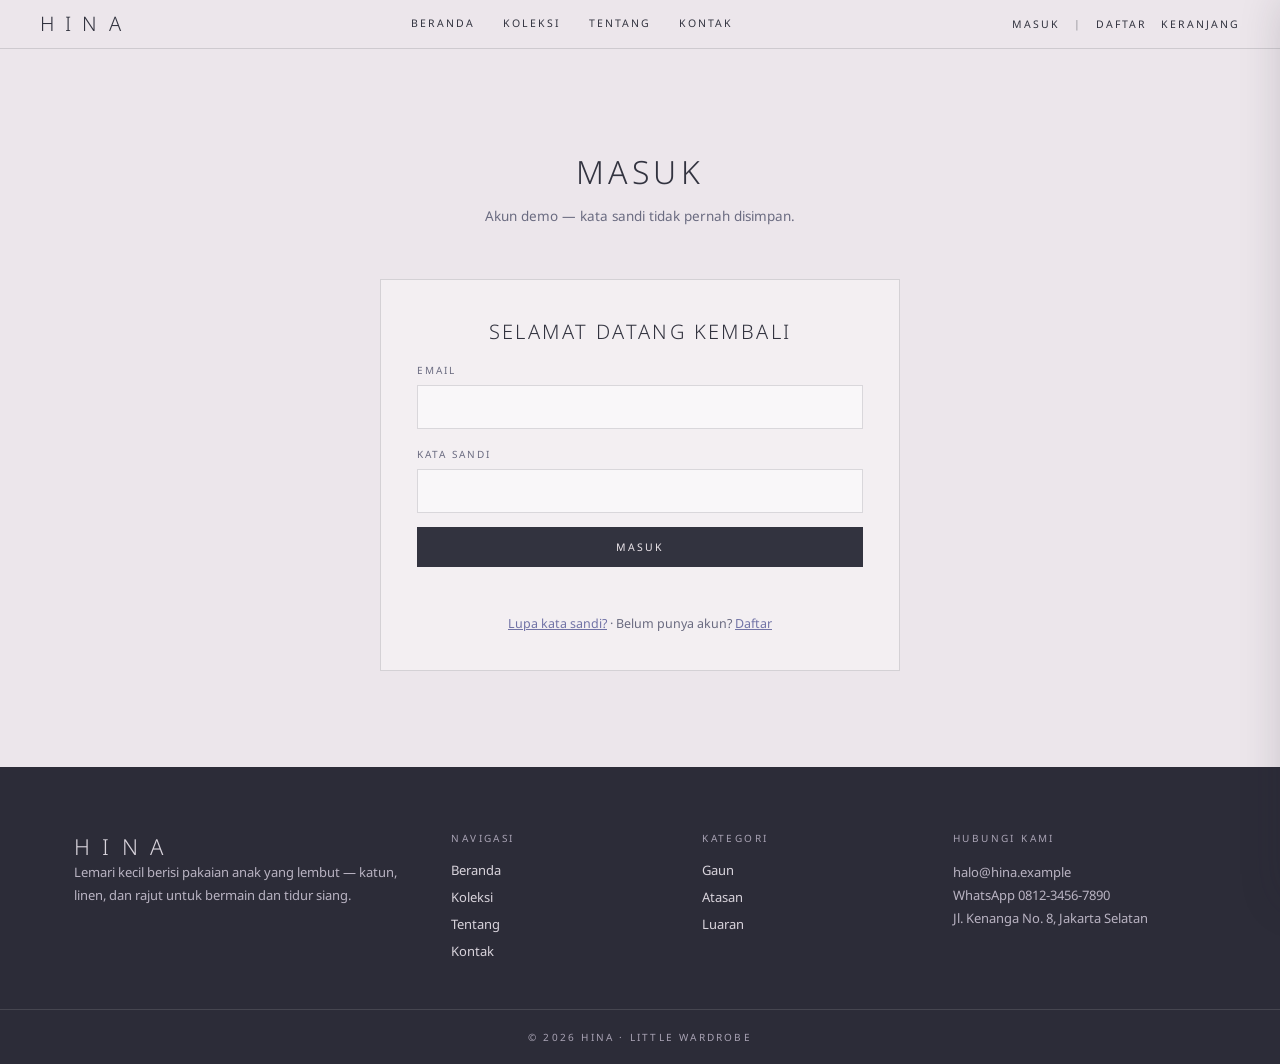
<file: docs/akun.html>
<!DOCTYPE html>
<html lang="id">
<head>
<meta charset="UTF-8">
<meta name="viewport" content="width=device-width, initial-scale=1">
<title>Akun Saya — HINA Lemari Kecil</title>
<meta name="description" content="Profil dan riwayat pesanan demo HINA.">
<link rel="icon" href="data:,">
<link rel="stylesheet" href="css/style.css">
<link rel="stylesheet" href="css/responsive.css">
</head>
<body data-page="akun">
<header class="site-header" id="siteHeader"></header>
<main>
  <div class="page-head wrap">
    <h1>Akun Saya</h1>
    <p>Profil demo dan riwayat pesananmu.</p>
  </div>
  <section class="wrap" style="padding-bottom:96px">
    <div class="split" style="align-items:start">
      <div class="form-card" id="accountProfile" style="margin:0;max-width:none"></div>
      <div>
        <h2 style="font-size:20px;font-weight:300;letter-spacing:.12em;text-transform:uppercase">Riwayat Pesanan</h2>
        <ul class="account-orders" id="accountOrders"></ul>
      </div>
    </div>
  </section>
</main>
<footer class="site-footer" id="siteFooter"></footer>
<script src="js/products.js"></script>
<script src="js/cart.js"></script>
<script src="js/components.js"></script>
<script src="js/app.js"></script>
</body>
</html>
</file>
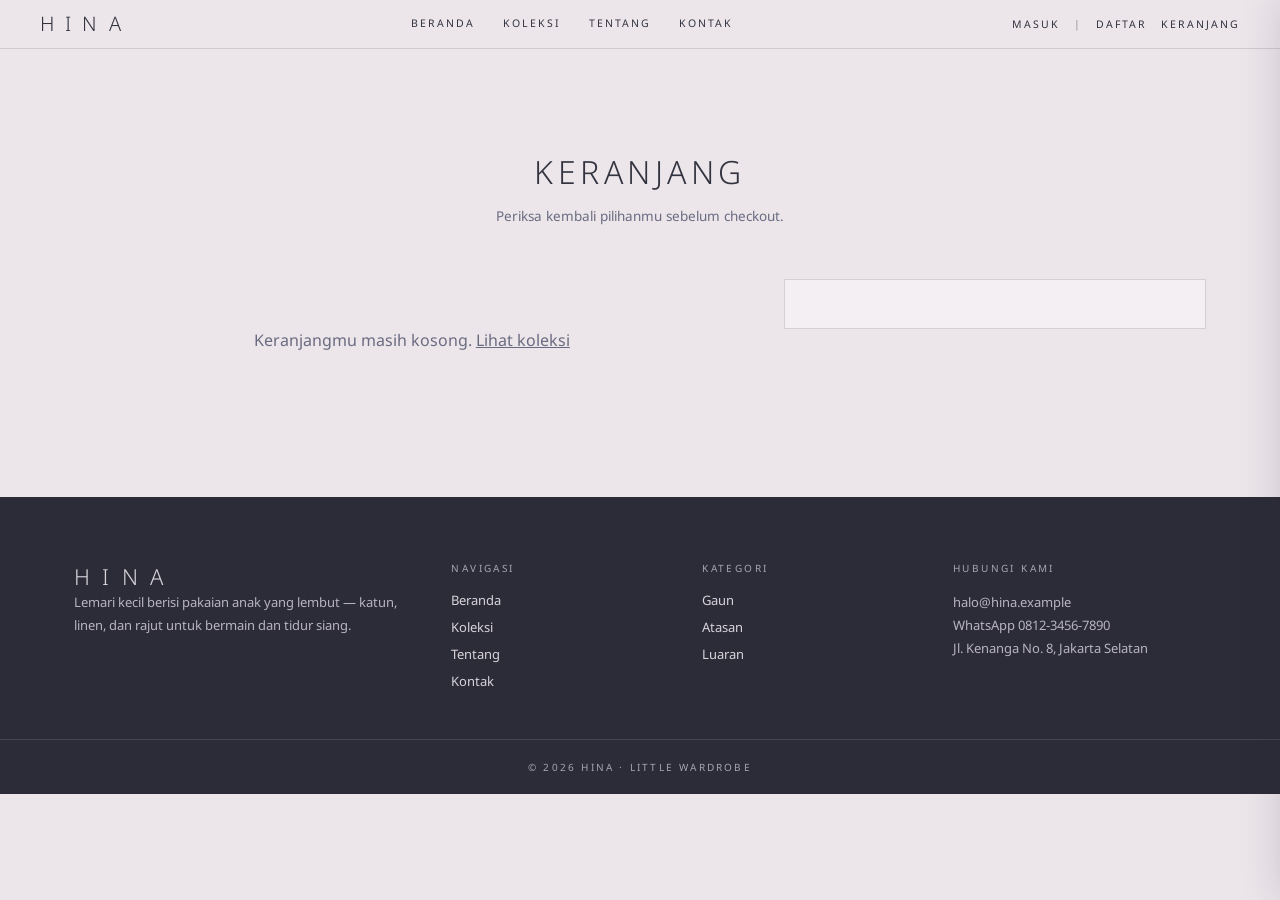
<file: docs/checkout.html>
<!DOCTYPE html>
<html lang="id">
<head>
<meta charset="UTF-8">
<meta name="viewport" content="width=device-width, initial-scale=1">
<title>Checkout — HINA Lemari Kecil</title>
<meta name="description" content="Checkout demo HINA — simulasi, tidak ada pembayaran nyata.">
<link rel="icon" href="data:,">
<link rel="stylesheet" href="css/style.css">
<link rel="stylesheet" href="css/responsive.css">
</head>
<body data-page="checkout">
<header class="site-header" id="siteHeader"></header>
<main>
  <div class="page-head wrap">
    <h1>Checkout</h1>
    <p>Halaman demo — pembayaran bersifat simulasi.</p>
  </div>
  <section class="wrap" style="padding-bottom:96px">
    <form id="checkoutForm" novalidate>
      <div class="cart-layout">
        <div class="form-card" style="margin:0;max-width:none">
          <h2>Data Pengiriman</h2>
          <label class="f-label" for="coName">Nama lengkap</label>
          <input type="text" id="coName" required>
          <label class="f-label" for="coEmail">Email</label>
          <input type="email" id="coEmail" required>
          <label class="f-label" for="coPhone">Nomor telepon</label>
          <input type="tel" id="coPhone" required>
          <label class="f-label" for="coAddress">Alamat</label>
          <textarea id="coAddress" rows="3" required></textarea>
          <label class="f-label" for="coCity">Kota</label>
          <input type="text" id="coCity" required>
          <label class="f-label" for="coZip">Kode pos</label>
          <input type="text" id="coZip" required>
          <label class="f-label">Metode pembayaran (simulasi)</label>
          <div class="radio-row">
            <label><input type="radio" name="pay" value="Transfer Bank" checked> Transfer Bank</label>
            <label><input type="radio" name="pay" value="E-Wallet"> E-Wallet</label>
            <label><input type="radio" name="pay" value="COD"> COD (bayar di tempat)</label>
          </div>
        </div>
        <div class="summary-card">
          <h3>Ringkasan Pesanan</h3>
          <ul id="checkoutItems"></ul>
          <div id="checkoutSummary"></div>
          <div class="voucher-row">
            <input type="text" id="voucherInput" placeholder="Kode voucher (coba HINA10)">
            <button class="btn btn-small" type="button" id="applyVoucher">Pakai</button>
          </div>
          <p class="form-msg" id="voucherMsg"></p>
          <p class="form-msg" id="checkoutError"></p>
          <button class="btn btn-dark btn-block" type="submit">Buat Pesanan</button>
        </div>
      </div>
    </form>
  </section>
</main>
<footer class="site-footer" id="siteFooter"></footer>
<script src="js/products.js"></script>
<script src="js/cart.js"></script>
<script src="js/components.js"></script>
<script src="js/app.js"></script>
<script src="js/checkout.js"></script>
</body>
</html>
</file>
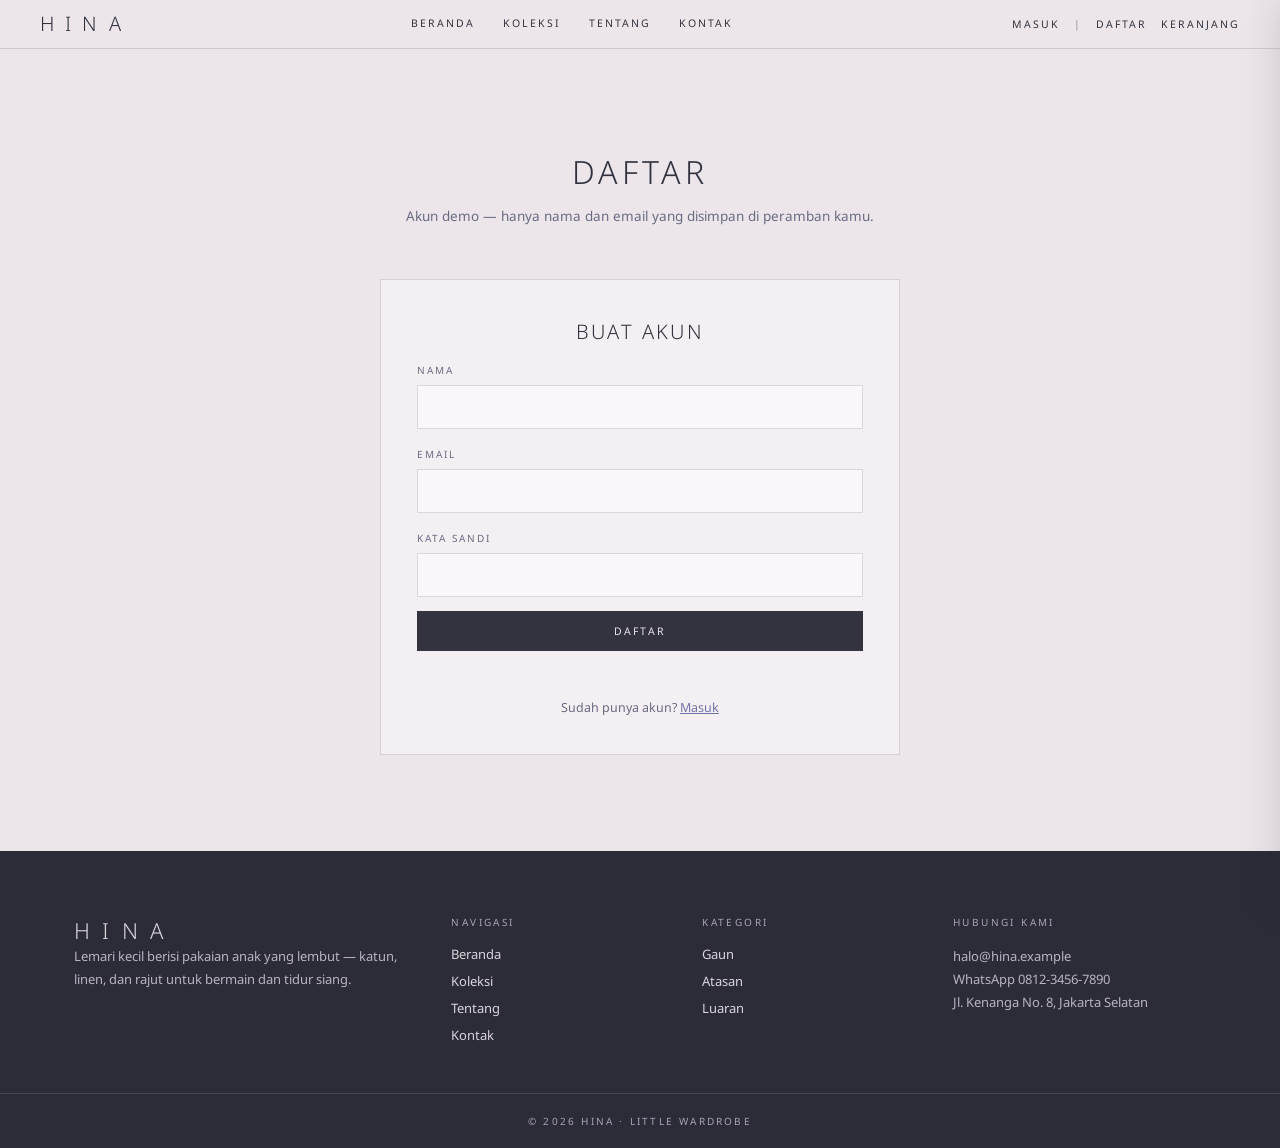
<file: docs/daftar.html>
<!DOCTYPE html>
<html lang="id">
<head>
<meta charset="UTF-8">
<meta name="viewport" content="width=device-width, initial-scale=1">
<title>Daftar — HINA Lemari Kecil</title>
<meta name="description" content="Buat akun demo HINA.">
<link rel="icon" href="data:,">
<link rel="stylesheet" href="css/style.css">
<link rel="stylesheet" href="css/responsive.css">
</head>
<body data-page="daftar">
<header class="site-header" id="siteHeader"></header>
<main>
  <div class="page-head wrap">
    <h1>Daftar</h1>
    <p>Akun demo — hanya nama dan email yang disimpan di peramban kamu.</p>
  </div>
  <section class="wrap" style="padding-bottom:96px">
    <form class="form-card" id="registerForm">
      <h2>Buat Akun</h2>
      <label class="f-label" for="regName">Nama</label>
      <input type="text" id="regName" required>
      <label class="f-label" for="regEmail">Email</label>
      <input type="email" id="regEmail" required>
      <label class="f-label" for="regPass">Kata sandi</label>
      <input type="password" id="regPass" required>
      <button class="btn btn-dark btn-block" type="submit">Daftar</button>
      <p class="form-msg" id="regMsg"></p>
      <p class="form-note">Sudah punya akun? <a href="masuk.html">Masuk</a></p>
    </form>
  </section>
</main>
<footer class="site-footer" id="siteFooter"></footer>
<script src="js/products.js"></script>
<script src="js/cart.js"></script>
<script src="js/components.js"></script>
<script src="js/app.js"></script>
</body>
</html>
</file>
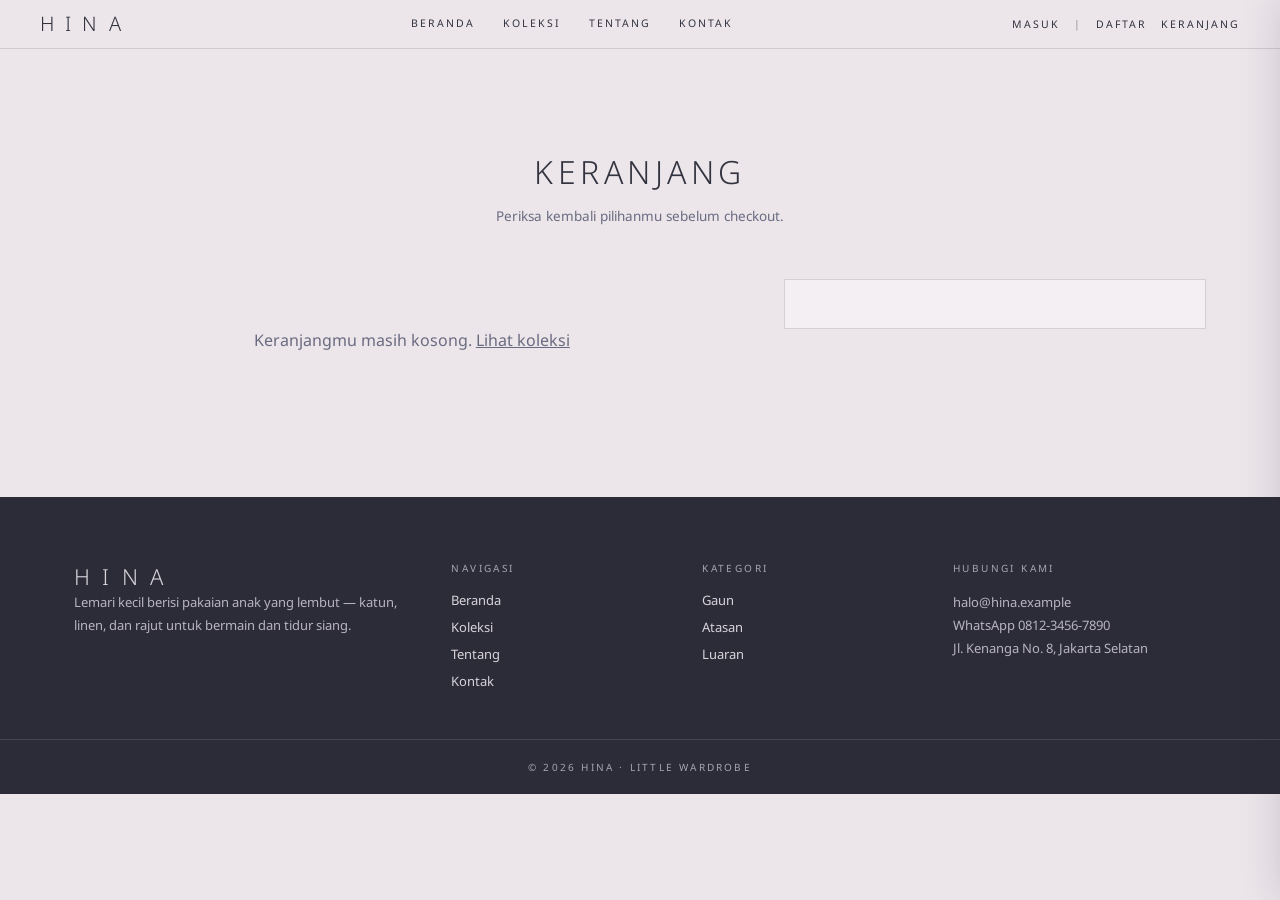
<file: docs/keranjang.html>
<!DOCTYPE html>
<html lang="id">
<head>
<meta charset="UTF-8">
<meta name="viewport" content="width=device-width, initial-scale=1">
<title>Keranjang — HINA Lemari Kecil</title>
<meta name="description" content="Keranjang belanja HINA.">
<link rel="icon" href="data:,">
<link rel="stylesheet" href="css/style.css">
<link rel="stylesheet" href="css/responsive.css">
</head>
<body data-page="keranjang">
<header class="site-header" id="siteHeader"></header>
<main>
  <div class="page-head wrap">
    <h1>Keranjang</h1>
    <p>Periksa kembali pilihanmu sebelum checkout.</p>
  </div>
  <section class="wrap" style="padding-bottom:96px">
    <div class="cart-layout">
      <div id="cartPageItems"></div>
      <div class="summary-card" id="cartPageSummary"></div>
    </div>
  </section>
</main>
<footer class="site-footer" id="siteFooter"></footer>
<script src="js/products.js"></script>
<script src="js/cart.js"></script>
<script src="js/components.js"></script>
<script src="js/app.js"></script>
</body>
</html>
</file>
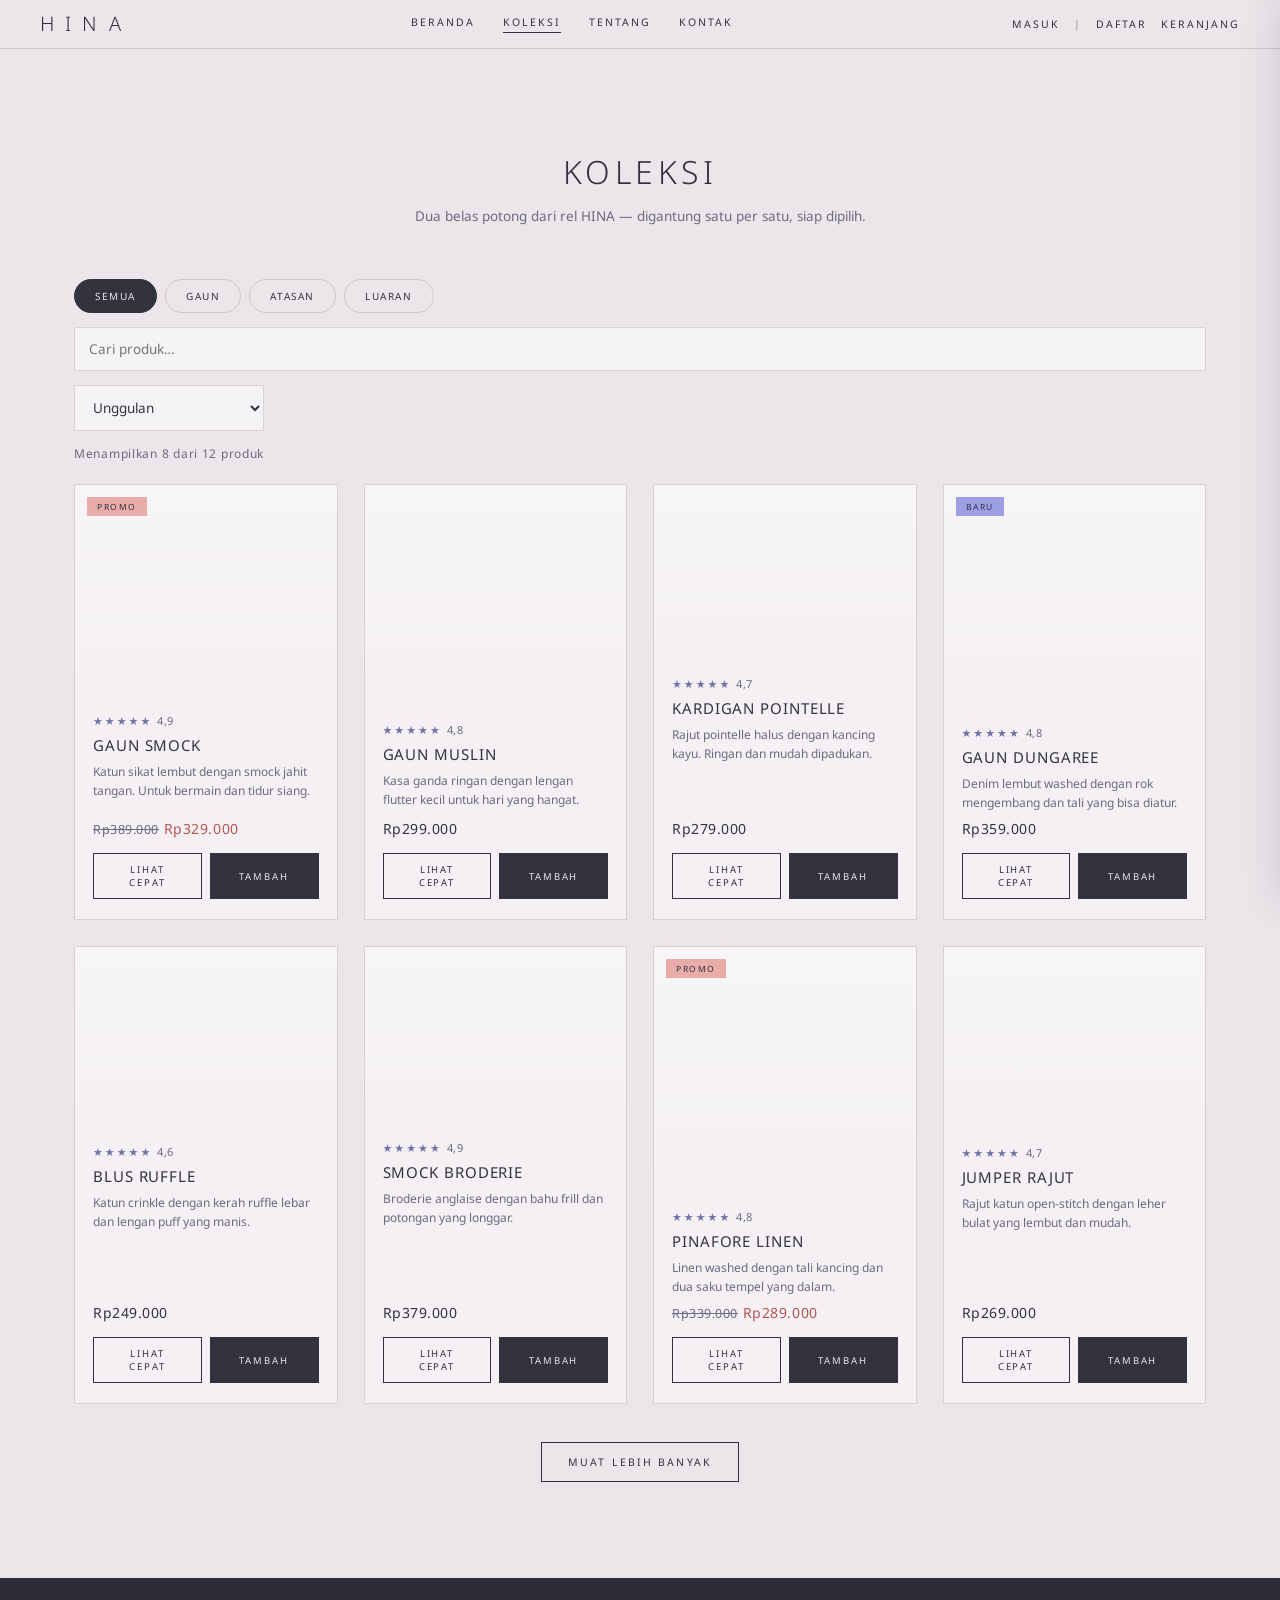
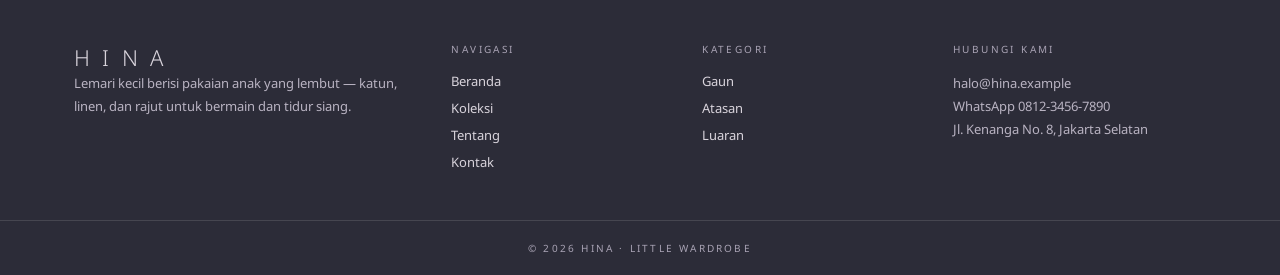
<file: docs/koleksi.html>
<!DOCTYPE html>
<html lang="id">
<head>
<meta charset="UTF-8">
<meta name="viewport" content="width=device-width, initial-scale=1">
<title>Koleksi — HINA Lemari Kecil</title>
<meta name="description" content="Dua belas potong pakaian anak HINA: gaun, atasan, dan luaran dari bahan alami yang lembut.">
<link rel="icon" href="data:,">
<link rel="stylesheet" href="css/style.css">
<link rel="stylesheet" href="css/responsive.css">
</head>
<body data-page="koleksi">
<header class="site-header" id="siteHeader"></header>
<main>
  <div class="page-head wrap">
    <h1>Koleksi</h1>
    <p>Dua belas potong dari rel HINA — digantung satu per satu, siap dipilih.</p>
  </div>
  <section class="wrap" style="padding-bottom:96px">
    <div class="shop-tools">
      <div class="shop-chips" id="filterChips"></div>
      <input type="text" class="shop-search" id="shopSearch" placeholder="Cari produk…" aria-label="Cari produk">
      <select class="shop-sort" id="shopSort" aria-label="Urutkan">
        <option value="unggulan">Unggulan</option>
        <option value="murah">Harga: rendah ke tinggi</option>
        <option value="mahal">Harga: tinggi ke rendah</option>
        <option value="terbaru">Terbaru</option>
      </select>
    </div>
    <p class="shop-info" id="shopInfo"></p>
    <div class="product-grid" id="shopGrid"></div>
    <div class="load-more-wrap"><button class="btn" id="loadMore">Muat Lebih Banyak</button></div>
  </section>
</main>
<footer class="site-footer" id="siteFooter"></footer>
<script src="js/products.js"></script>
<script src="js/cart.js"></script>
<script src="js/components.js"></script>
<script src="js/app.js"></script>
</body>
</html>
</file>
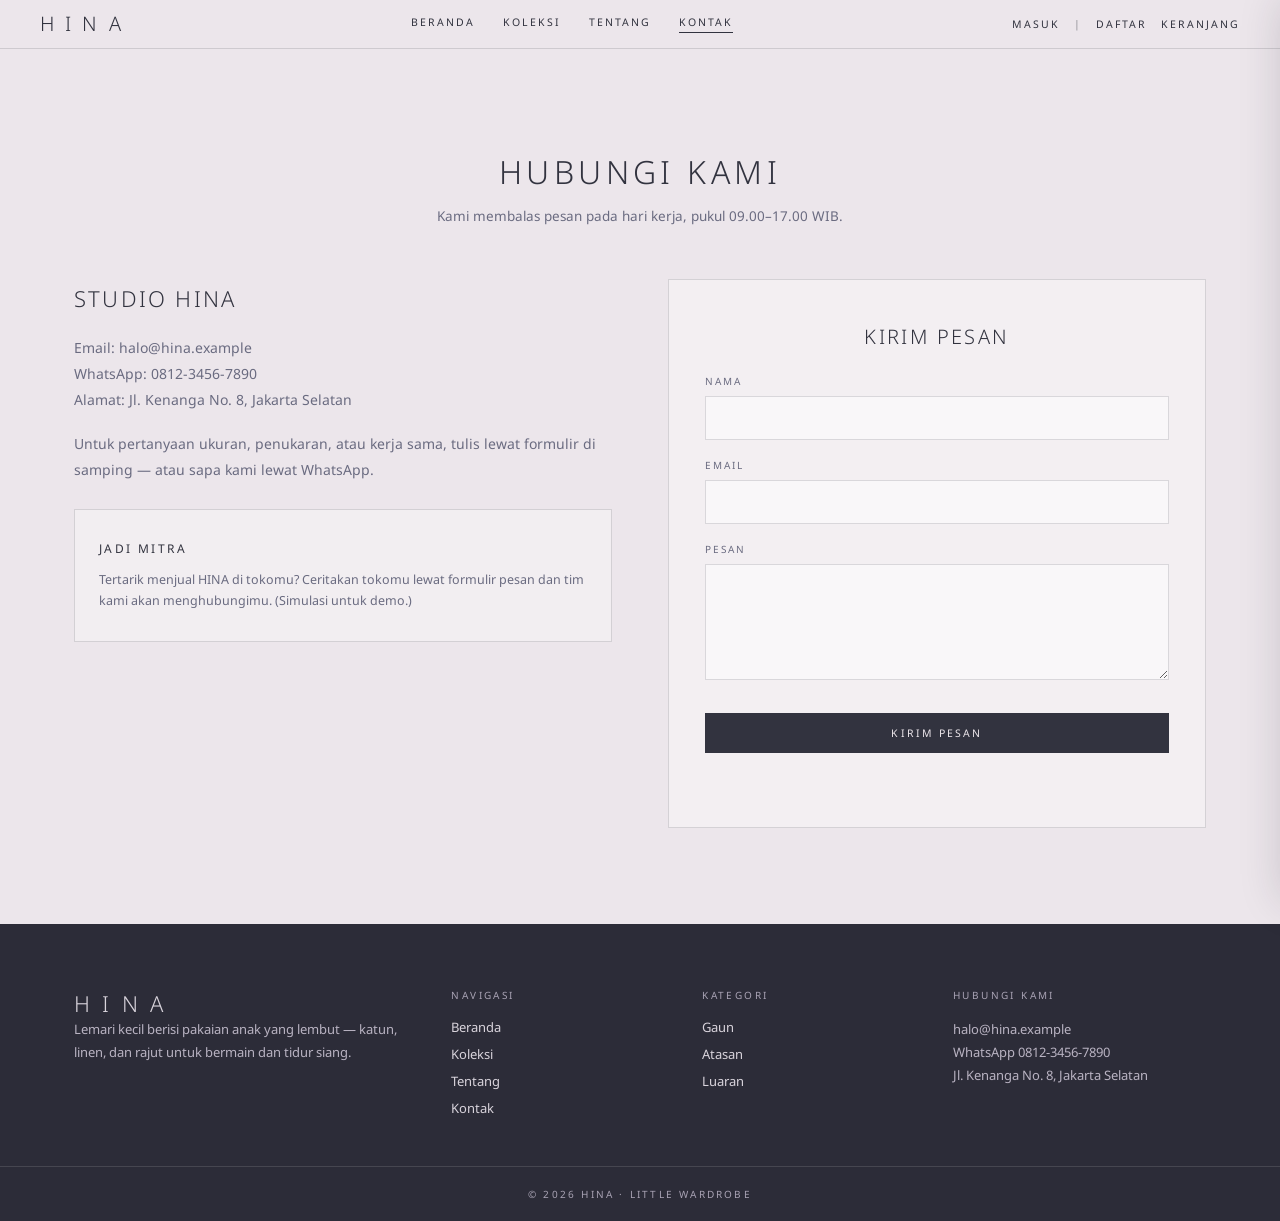
<file: docs/kontak.html>
<!DOCTYPE html>
<html lang="id">
<head>
<meta charset="UTF-8">
<meta name="viewport" content="width=device-width, initial-scale=1">
<title>Kontak — HINA Lemari Kecil</title>
<meta name="description" content="Hubungi HINA: email, WhatsApp, alamat studio, dan formulir pesan.">
<link rel="icon" href="data:,">
<link rel="stylesheet" href="css/style.css">
<link rel="stylesheet" href="css/responsive.css">
</head>
<body data-page="kontak">
<header class="site-header" id="siteHeader"></header>
<main>
  <div class="page-head wrap">
    <h1>Hubungi Kami</h1>
    <p>Kami membalas pesan pada hari kerja, pukul 09.00–17.00 WIB.</p>
  </div>
  <section class="wrap" style="padding-bottom:96px">
    <div class="split" style="align-items:start">
      <div>
        <h2 style="font-size:22px">Studio HINA</h2>
        <p>Email: halo@hina.example<br>
        WhatsApp: 0812-3456-7890<br>
        Alamat: Jl. Kenanga No. 8, Jakarta Selatan</p>
        <p>Untuk pertanyaan ukuran, penukaran, atau kerja sama, tulis lewat formulir di samping — atau sapa kami lewat WhatsApp.</p>
        <div class="feature" style="margin-top:26px">
          <h3>Jadi Mitra</h3>
          <p>Tertarik menjual HINA di tokomu? Ceritakan tokomu lewat formulir pesan dan tim kami akan menghubungimu. (Simulasi untuk demo.)</p>
        </div>
      </div>
      <form class="form-card" id="contactForm" style="margin:0;max-width:none">
        <h2>Kirim Pesan</h2>
        <label class="f-label" for="ctName">Nama</label>
        <input type="text" id="ctName" required>
        <label class="f-label" for="ctEmail">Email</label>
        <input type="email" id="ctEmail" required>
        <label class="f-label" for="ctMsg">Pesan</label>
        <textarea id="ctMsg" rows="5" required></textarea>
        <button class="btn btn-dark btn-block" type="submit">Kirim Pesan</button>
        <p class="form-msg" id="contactMsg"></p>
      </form>
    </div>
  </section>
</main>
<footer class="site-footer" id="siteFooter"></footer>
<script src="js/products.js"></script>
<script src="js/cart.js"></script>
<script src="js/components.js"></script>
<script src="js/app.js"></script>
</body>
</html>
</file>
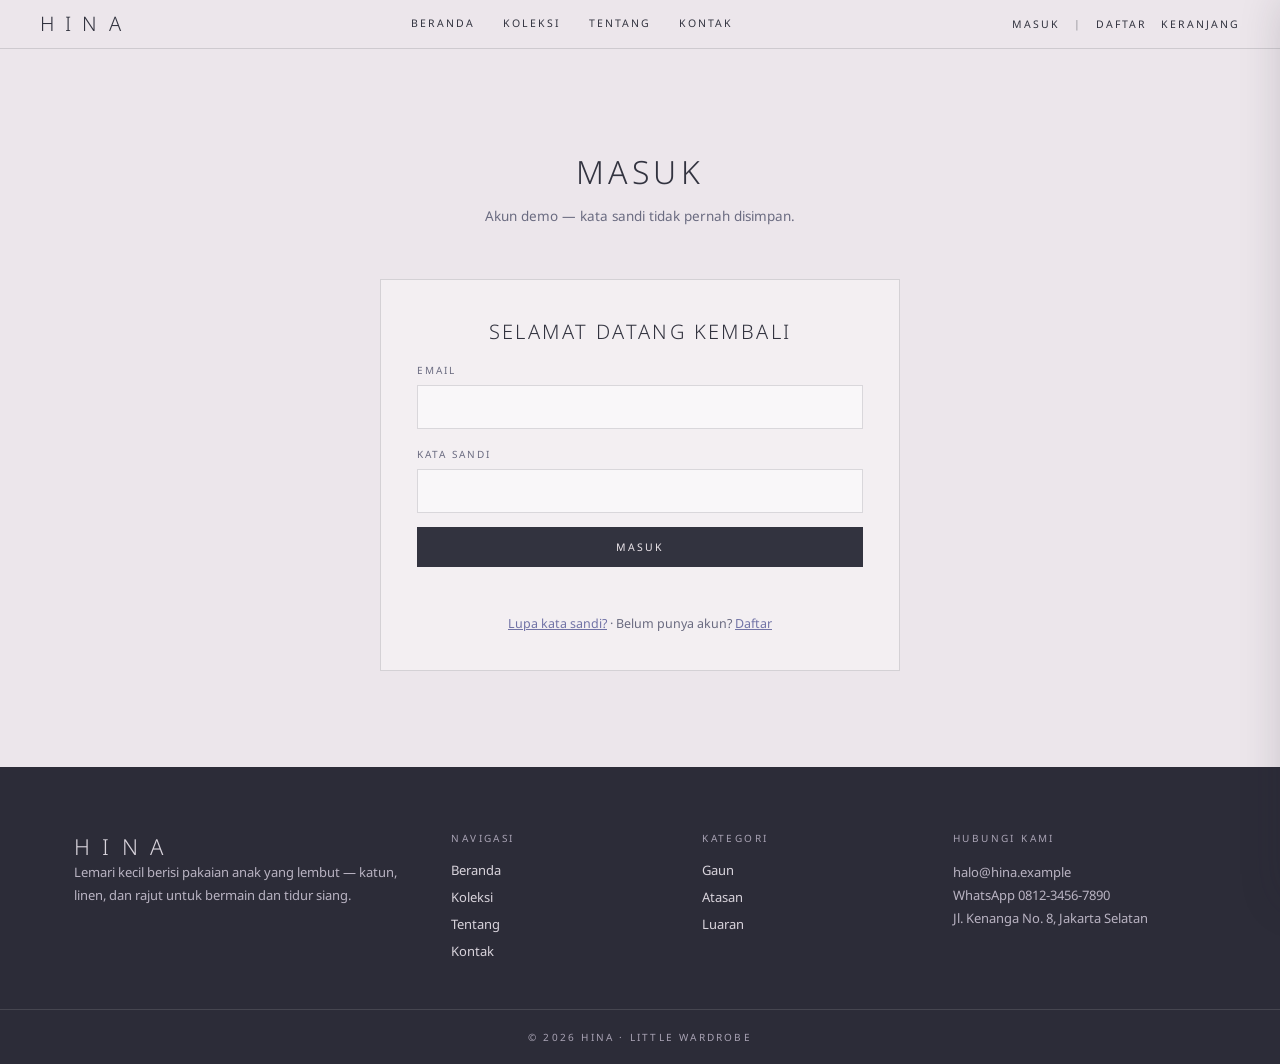
<file: docs/masuk.html>
<!DOCTYPE html>
<html lang="id">
<head>
<meta charset="UTF-8">
<meta name="viewport" content="width=device-width, initial-scale=1">
<title>Masuk — HINA Lemari Kecil</title>
<meta name="description" content="Masuk ke akun demo HINA.">
<link rel="icon" href="data:,">
<link rel="stylesheet" href="css/style.css">
<link rel="stylesheet" href="css/responsive.css">
</head>
<body data-page="masuk">
<header class="site-header" id="siteHeader"></header>
<main>
  <div class="page-head wrap">
    <h1>Masuk</h1>
    <p>Akun demo — kata sandi tidak pernah disimpan.</p>
  </div>
  <section class="wrap" style="padding-bottom:96px">
    <form class="form-card" id="loginForm">
      <h2>Selamat Datang Kembali</h2>
      <label class="f-label" for="loginEmail">Email</label>
      <input type="email" id="loginEmail" required>
      <label class="f-label" for="loginPass">Kata sandi</label>
      <input type="password" id="loginPass" required>
      <button class="btn btn-dark btn-block" type="submit">Masuk</button>
      <p class="form-msg" id="loginMsg"></p>
      <p class="form-note"><a href="#" id="forgotLink">Lupa kata sandi?</a> · Belum punya akun? <a href="daftar.html">Daftar</a></p>
    </form>
  </section>
</main>
<footer class="site-footer" id="siteFooter"></footer>
<script src="js/products.js"></script>
<script src="js/cart.js"></script>
<script src="js/components.js"></script>
<script src="js/app.js"></script>
</body>
</html>
</file>
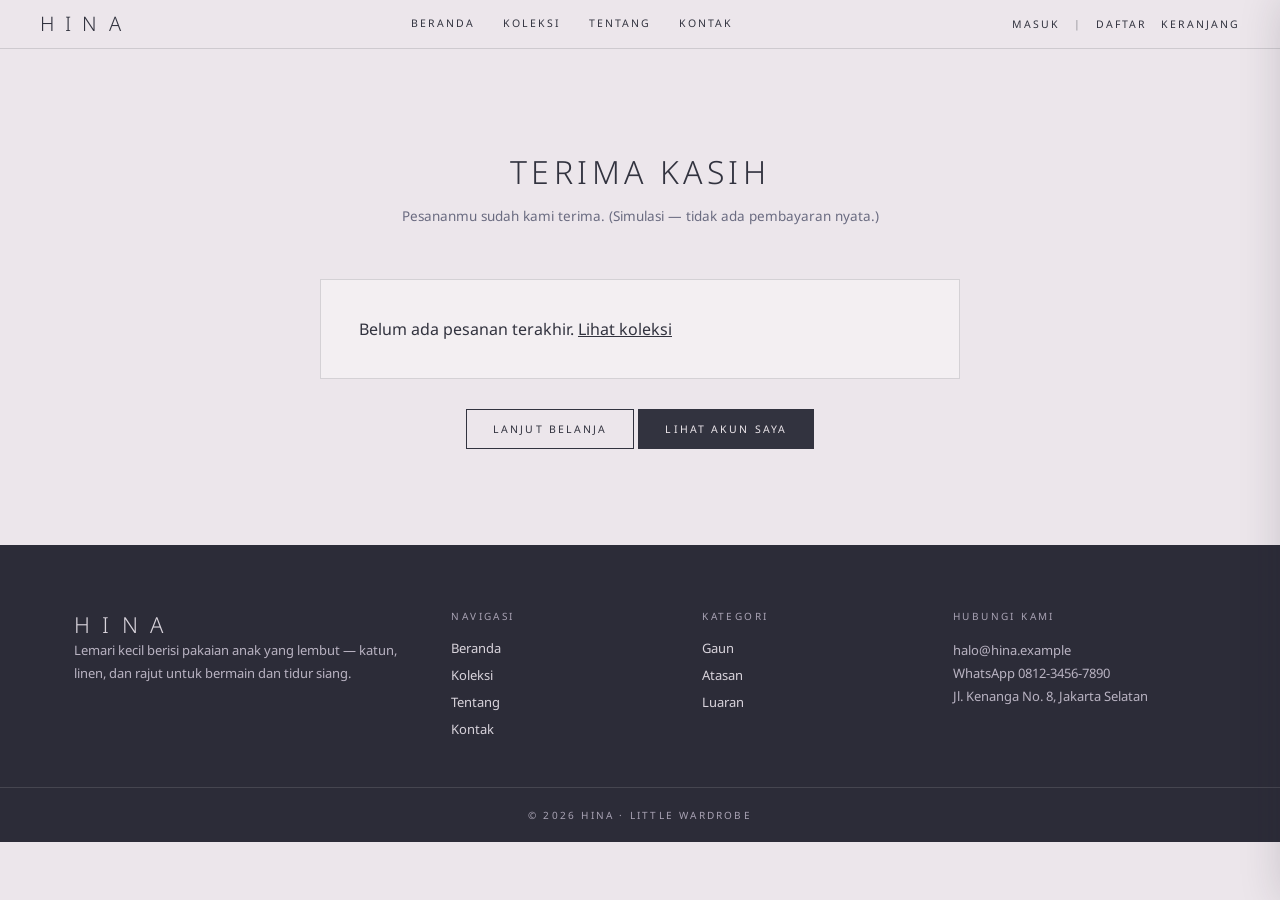
<file: docs/order-success.html>
<!DOCTYPE html>
<html lang="id">
<head>
<meta charset="UTF-8">
<meta name="viewport" content="width=device-width, initial-scale=1">
<title>Pesanan Berhasil — HINA Lemari Kecil</title>
<meta name="description" content="Ringkasan pesanan HINA kamu.">
<link rel="icon" href="data:,">
<link rel="stylesheet" href="css/style.css">
<link rel="stylesheet" href="css/responsive.css">
</head>
<body data-page="sukses">
<header class="site-header" id="siteHeader"></header>
<main>
  <div class="page-head wrap">
    <h1>Terima Kasih</h1>
    <p>Pesananmu sudah kami terima. (Simulasi — tidak ada pembayaran nyata.)</p>
  </div>
  <section class="wrap" style="padding-bottom:96px">
    <div class="success-card" id="successDetail"></div>
    <div style="text-align:center;margin-top:30px">
      <a class="btn" href="koleksi.html">Lanjut Belanja</a>
      <a class="btn btn-dark" href="akun.html">Lihat Akun Saya</a>
    </div>
  </section>
</main>
<footer class="site-footer" id="siteFooter"></footer>
<script src="js/products.js"></script>
<script src="js/cart.js"></script>
<script src="js/components.js"></script>
<script src="js/app.js"></script>
<script src="js/checkout.js"></script>
</body>
</html>
</file>
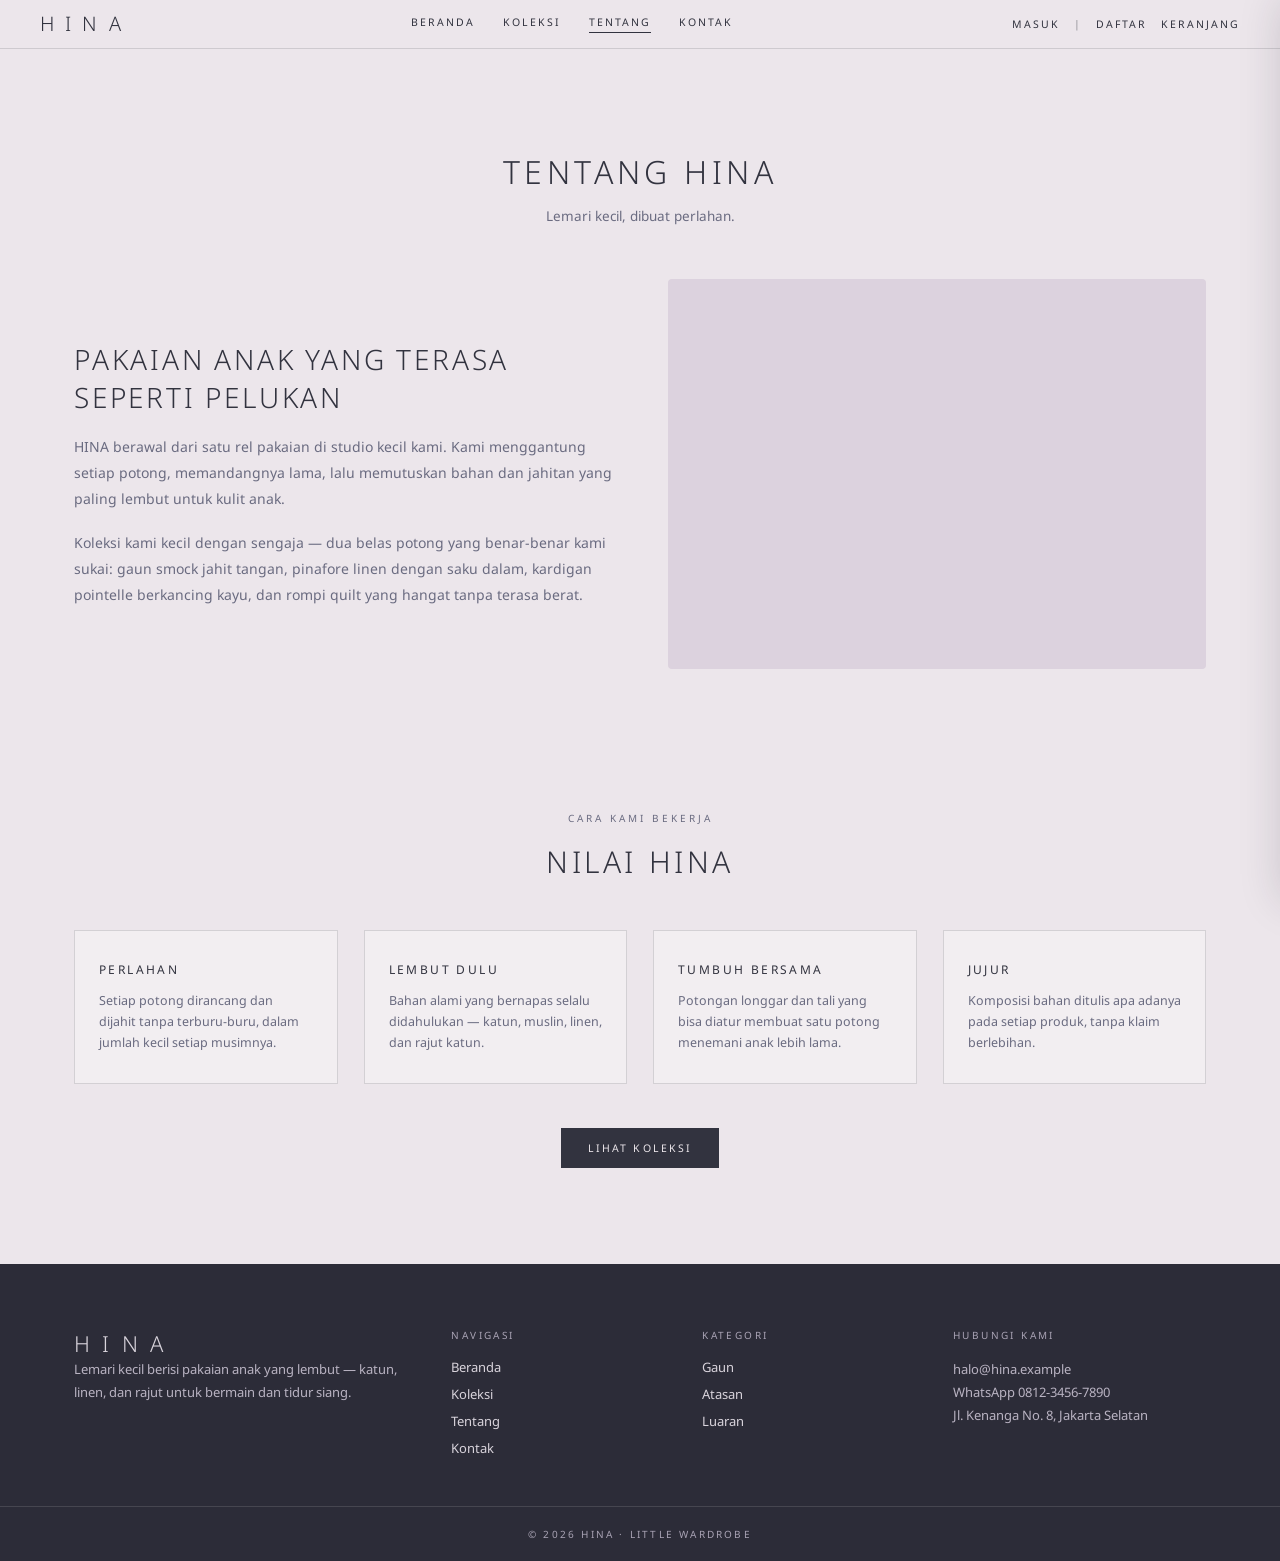
<file: docs/tentang.html>
<!DOCTYPE html>
<html lang="id">
<head>
<meta charset="UTF-8">
<meta name="viewport" content="width=device-width, initial-scale=1">
<title>Tentang — HINA Lemari Kecil</title>
<meta name="description" content="Cerita HINA: studio kecil yang merancang pakaian anak lembut dari bahan alami.">
<link rel="icon" href="data:,">
<link rel="stylesheet" href="css/style.css">
<link rel="stylesheet" href="css/responsive.css">
</head>
<body data-page="tentang">
<header class="site-header" id="siteHeader"></header>
<main>
  <div class="page-head wrap">
    <h1>Tentang HINA</h1>
    <p>Lemari kecil, dibuat perlahan.</p>
  </div>
  <section class="wrap" style="padding-bottom:40px">
    <div class="split">
      <div>
        <h2>Pakaian anak yang terasa seperti pelukan</h2>
        <p>HINA berawal dari satu rel pakaian di studio kecil kami. Kami menggantung setiap potong, memandangnya lama, lalu memutuskan bahan dan jahitan yang paling lembut untuk kulit anak.</p>
        <p>Koleksi kami kecil dengan sengaja — dua belas potong yang benar-benar kami sukai: gaun smock jahit tangan, pinafore linen dengan saku dalam, kardigan pointelle berkancing kayu, dan rompi quilt yang hangat tanpa terasa berat.</p>
      </div>
      <div class="split-panel" id="tentangPanel" style="background-color:#DCD2DE"></div>
    </div>
  </section>
  <section class="section">
    <div class="wrap">
      <div class="section-head"><span class="kicker">Cara kami bekerja</span><h2>Nilai HINA</h2></div>
      <div class="features-grid">
        <div class="feature"><h3>Perlahan</h3><p>Setiap potong dirancang dan dijahit tanpa terburu-buru, dalam jumlah kecil setiap musimnya.</p></div>
        <div class="feature"><h3>Lembut Dulu</h3><p>Bahan alami yang bernapas selalu didahulukan — katun, muslin, linen, dan rajut katun.</p></div>
        <div class="feature"><h3>Tumbuh Bersama</h3><p>Potongan longgar dan tali yang bisa diatur membuat satu potong menemani anak lebih lama.</p></div>
        <div class="feature"><h3>Jujur</h3><p>Komposisi bahan ditulis apa adanya pada setiap produk, tanpa klaim berlebihan.</p></div>
      </div>
      <div style="text-align:center;margin-top:44px"><a class="btn btn-dark" href="koleksi.html">Lihat Koleksi</a></div>
    </div>
  </section>
</main>
<footer class="site-footer" id="siteFooter"></footer>
<script src="js/products.js"></script>
<script src="js/cart.js"></script>
<script src="js/components.js"></script>
<script src="js/app.js"></script>
<script>
document.addEventListener("DOMContentLoaded", function () {
  var p = document.getElementById("tentangPanel");
  if (p) p.innerHTML = '<span class="panel-bottle" style="' + spriteStyle(7) + '"></span>' +
    '<span class="panel-fruit" style="' + fabricStyle(7) + ';right:6%;top:8%"></span>';
});
</script>
</body>
</html>
</file>
<file: docs/css/style.css>
/* HINA — gaya bersama halaman situs (di luar hero).
   Hero memiliki gaya inline sendiri di index.html. */
@font-face {
  font-family: "Noto Sans";
  src: url("../assets/fonts/noto-sans-var.woff2") format("woff2");
  font-weight: 100 900;
  font-display: swap;
}
:root {
  --wall: #ECE6EB;
  --ink: #32333F;
  --muted: #6A6B80;
  --value: #7173A6;
  --peri: #9D9FE4;
  --blush: #E9ACA9;
  --line: rgba(50, 51, 63, 0.16);
  --ease: cubic-bezier(.2, .75, .2, 1);
}
* { box-sizing: border-box; margin: 0; padding: 0; }
html { scroll-behavior: smooth; }
body {
  font-family: "Noto Sans", system-ui, sans-serif;
  background: var(--wall);
  color: var(--ink);
  -webkit-font-smoothing: antialiased;
  overflow-x: hidden;
}
a { color: inherit; }
button { font: inherit; color: inherit; background: none; border: none; cursor: pointer; }
img { max-width: 100%; }
.wrap { max-width: 1180px; margin: 0 auto; padding: 0 24px; }

/* ---------- Header situs ---------- */
.site-header {
  position: fixed; top: 0; left: 0; right: 0; z-index: 400;
  transform: translateY(-100%); transition: transform .45s var(--ease);
}
.site-header.visible { transform: translateY(0); }
.site-header .hdr-inner {
  display: flex; align-items: center; gap: 34px;
  padding: 14px 40px;
  background: rgba(236, 230, 235, 0.92);
  backdrop-filter: blur(10px);
  border-bottom: 1px solid var(--line);
}
.hdr-logo { font-size: 20px; font-weight: 300; letter-spacing: .56em; text-decoration: none; line-height: 1; }
.hdr-nav { display: flex; gap: 28px; margin: 0 auto; }
.hdr-nav a {
  text-decoration: none; font-size: 10.5px; letter-spacing: .19em; text-transform: uppercase;
  padding-bottom: 3px;
}
.hdr-nav a.active { border-bottom: 1px solid var(--ink); }
.hdr-right { display: flex; align-items: center; gap: 14px; font-size: 10.5px; letter-spacing: .19em; text-transform: uppercase; }
.hdr-right a { text-decoration: none; }
.hdr-sep { opacity: .5; }
.hdr-cart { display: inline-flex; align-items: center; gap: 7px; }
.cart-badge {
  display: inline-flex; align-items: center; justify-content: center;
  min-width: 18px; height: 18px; padding: 0 5px; border-radius: 9px;
  background: var(--ink); color: var(--wall); font-size: 10px; letter-spacing: 0;
}

/* ---------- Tombol & chip ---------- */
.btn {
  display: inline-block; padding: 12px 26px; border: 1px solid var(--ink);
  font-size: 10.5px; letter-spacing: .2em; text-transform: uppercase; text-decoration: none;
  transition: background .3s var(--ease), color .3s var(--ease);
}
.btn:hover { background: var(--ink); color: var(--wall); }
.btn-dark { background: var(--ink); color: var(--wall); }
.btn-dark:hover { background: var(--value); border-color: var(--value); }
.btn-ghost { border-color: var(--line); }
.btn-small { padding: 9px 16px; font-size: 9.5px; }
.btn-block { display: block; width: 100%; text-align: center; margin-top: 14px; }
.btn[disabled] { opacity: .45; cursor: not-allowed; }
.chip {
  padding: 9px 20px; border: 1px solid var(--line); border-radius: 999px;
  font-size: 10px; letter-spacing: .16em; text-transform: uppercase;
}
.chip.active { background: var(--ink); color: var(--wall); border-color: var(--ink); }

/* ---------- Section umum ---------- */
.section { padding: 96px 0; }
.section-head { text-align: center; margin-bottom: 48px; }
.section-head .kicker { font-size: 10px; letter-spacing: .3em; text-transform: uppercase; color: var(--muted); }
.section-head h2 { font-size: 30px; font-weight: 300; letter-spacing: .12em; text-transform: uppercase; margin-top: 14px; }
.section-head p { color: var(--muted); font-size: 13.5px; line-height: 24px; max-width: 520px; margin: 16px auto 0; }
.page-head { padding: 150px 0 54px; text-align: center; }
.page-head h1 { font-size: 32px; font-weight: 300; letter-spacing: .14em; text-transform: uppercase; }
.page-head p { color: var(--muted); margin-top: 14px; font-size: 13.5px; }

/* ---------- Intro & panel ---------- */
.split { display: grid; grid-template-columns: 1fr 1fr; gap: 56px; align-items: center; }
.split h2 { font-size: 28px; font-weight: 300; letter-spacing: .1em; text-transform: uppercase; line-height: 38px; }
.split p { color: var(--muted); font-size: 14px; line-height: 26px; margin-top: 18px; }
.split .btn { margin-top: 28px; }
.split-panel {
  position: relative; border-radius: 4px; overflow: hidden; min-height: 380px;
  display: flex; align-items: center; justify-content: center;
}
.split-panel .panel-bottle { width: 46%; background-repeat: no-repeat; }
.split-panel .panel-fruit { position: absolute; width: 26%; background-repeat: no-repeat; }
.stats-row { display: flex; gap: 44px; margin-top: 34px; }
.stats-row div strong { display: block; font-size: 22px; font-weight: 300; letter-spacing: .08em; }
.stats-row div span { font-size: 10px; letter-spacing: .2em; text-transform: uppercase; color: var(--muted); }

/* ---------- Kartu produk ---------- */
.product-grid { display: grid; grid-template-columns: repeat(4, 1fr); gap: 26px; }
.product-card { background: rgba(255, 255, 255, .38); border: 1px solid var(--line); display: flex; flex-direction: column; }
.card-media { position: relative; display: block; width: 100%; padding: 26px 0 6px; background: linear-gradient(180deg, rgba(255,255,255,.35), rgba(255,255,255,0)); }
.card-img { display: block; width: 52%; margin: 0 auto; background-repeat: no-repeat; filter: drop-shadow(0 12px 12px rgba(48, 43, 53, .14)); transition: transform .4s var(--ease); }
.product-card:hover .card-img { transform: translateY(-5px) rotate(-1.5deg); }
.card-badge {
  position: absolute; top: 12px; left: 12px; padding: 4px 10px;
  background: var(--blush); color: var(--ink); font-size: 8.5px; letter-spacing: .18em;
}
.card-badge.badge-new { background: var(--peri); }
.card-badge.badge-out { background: var(--muted); color: #fff; }
.card-body { padding: 16px 18px 20px; display: flex; flex-direction: column; gap: 7px; flex: 1; }
.card-stars { color: var(--value); font-size: 11px; letter-spacing: 2px; }
.card-stars span { color: var(--muted); letter-spacing: .05em; }
.card-body h3 { font-size: 15px; font-weight: 400; letter-spacing: .06em; text-transform: uppercase; }
.card-desc { color: var(--muted); font-size: 12px; line-height: 19px; flex: 1; }
.card-price { font-size: 14px; letter-spacing: .04em; }
.price-old { text-decoration: line-through; color: var(--muted); font-size: 12.5px; }
.price-promo { color: #B4564F; }
.card-actions { display: flex; gap: 8px; margin-top: 8px; }
.card-actions .btn { flex: 1; text-align: center; }

/* ---------- Keunggulan / testimoni / promo ---------- */
.features-grid { display: grid; grid-template-columns: repeat(4, 1fr); gap: 26px; }
.feature { border: 1px solid var(--line); padding: 30px 24px; background: rgba(255,255,255,.3); }
.feature h3 { font-size: 12px; letter-spacing: .2em; text-transform: uppercase; font-weight: 400; }
.feature p { color: var(--muted); font-size: 12.5px; line-height: 21px; margin-top: 12px; }
.testi-grid { display: grid; grid-template-columns: repeat(3, 1fr); gap: 26px; }
.testi { border: 1px solid var(--line); padding: 30px 26px; background: rgba(255,255,255,.3); }
.testi p { font-size: 13.5px; line-height: 24px; color: var(--ink); }
.testi footer { margin-top: 18px; font-size: 10px; letter-spacing: .2em; text-transform: uppercase; color: var(--muted); }
.testi-note { text-align: center; color: var(--muted); font-size: 11px; margin-top: 22px; letter-spacing: .08em; }
.promo-band {
  border: 1px solid var(--line); background: linear-gradient(120deg, rgba(157,159,228,.22), rgba(233,172,169,.22));
  padding: 44px; text-align: center;
}
.promo-band h2 { font-weight: 300; font-size: 24px; letter-spacing: .12em; text-transform: uppercase; }
.promo-band p { color: var(--muted); margin-top: 12px; font-size: 13.5px; }
.promo-code {
  display: inline-block; margin-top: 20px; padding: 10px 26px; border: 1px dashed var(--value);
  font-size: 15px; letter-spacing: .3em;
}
.promo-actions { margin-top: 22px; display: flex; gap: 10px; justify-content: center; }

/* ---------- FAQ & newsletter ---------- */
.faq { max-width: 760px; margin: 0 auto; }
.faq-item { border-bottom: 1px solid var(--line); }
.faq-item > button {
  width: 100%; text-align: left; padding: 20px 4px; font-size: 13px; letter-spacing: .1em;
  text-transform: uppercase; display: flex; justify-content: space-between; gap: 20px;
}
.faq-item .faq-a { display: none; padding: 0 4px 22px; color: var(--muted); font-size: 13.5px; line-height: 24px; }
.faq-item.open .faq-a { display: block; }
.newsletter { max-width: 560px; margin: 0 auto; text-align: center; }
.newsletter form { display: flex; gap: 10px; margin-top: 26px; }
.newsletter input { flex: 1; }
.form-msg { margin-top: 14px; font-size: 12.5px; color: var(--value); min-height: 18px; }

/* ---------- Formulir ---------- */
input[type="text"], input[type="email"], input[type="password"], input[type="tel"],
textarea, select {
  width: 100%; padding: 12px 14px; border: 1px solid var(--line); background: rgba(255,255,255,.55);
  font: inherit; font-size: 13.5px; color: var(--ink); border-radius: 0;
}
input.invalid, textarea.invalid { border-color: #B4564F; }
label.f-label { display: block; font-size: 10px; letter-spacing: .2em; text-transform: uppercase; color: var(--muted); margin: 18px 0 8px; }
.form-card { max-width: 520px; margin: 0 auto; border: 1px solid var(--line); background: rgba(255,255,255,.35); padding: 38px 36px; }
.form-card h2 { font-weight: 300; letter-spacing: .12em; text-transform: uppercase; font-size: 20px; text-align: center; }
.form-note { text-align: center; color: var(--muted); font-size: 12.5px; margin-top: 16px; }
.form-note a { color: var(--value); }
.radio-row { display: flex; flex-direction: column; gap: 10px; margin-top: 8px; }
.radio-row label { display: flex; gap: 10px; align-items: center; font-size: 13.5px; border: 1px solid var(--line); padding: 12px 14px; background: rgba(255,255,255,.4); cursor: pointer; }

/* ---------- Toko ---------- */
.shop-tools { display: flex; flex-wrap: wrap; gap: 14px; align-items: center; justify-content: space-between; margin-bottom: 14px; }
.shop-chips { display: flex; gap: 8px; flex-wrap: wrap; }
.shop-search { width: 230px; }
.shop-sort { width: 190px; }
.shop-info { color: var(--muted); font-size: 12px; letter-spacing: .06em; margin-bottom: 22px; }
.shop-empty { grid-column: 1 / -1; text-align: center; color: var(--muted); padding: 50px 0; }
.load-more-wrap { text-align: center; margin-top: 38px; }

/* ---------- Modal produk ---------- */
.modal-overlay, .drawer-overlay {
  position: fixed; inset: 0; background: rgba(38, 36, 48, .38); z-index: 500;
  opacity: 0; pointer-events: none; transition: opacity .35s ease;
}
.modal-overlay.show, .drawer-overlay.show { opacity: 1; pointer-events: auto; }
.modal {
  position: fixed; z-index: 510; left: 50%; top: 50%; width: min(880px, calc(100vw - 36px));
  max-height: calc(100vh - 48px); overflow: auto; background: #F4EFF4;
  transform: translate(-50%, -46%); opacity: 0; pointer-events: none;
  transition: opacity .35s ease, transform .35s var(--ease);
  display: grid; grid-template-columns: 1fr 1fr; gap: 0;
}
.modal.open { opacity: 1; pointer-events: auto; transform: translate(-50%, -50%); }
.modal-close { position: absolute; right: 14px; top: 8px; font-size: 26px; z-index: 2; line-height: 1; padding: 6px; }
.modal-media { padding: 30px; background: linear-gradient(160deg, rgba(157,159,228,.16), rgba(233,172,169,.14)); }
.modal-tabs { display: flex; gap: 6px; margin-bottom: 16px; }
.modal-tabs button { flex: 1; padding: 8px 2px; font-size: 8.5px; letter-spacing: .14em; text-transform: uppercase; color: var(--muted); border-bottom: 1px solid var(--line); }
.modal-tabs button.active { color: var(--ink); border-bottom: 1px solid var(--ink); }
.modal-box { position: relative; height: 380px; background: #F0EAF0; overflow: hidden; }
.modal-layer { position: absolute; inset: 0; background-repeat: no-repeat; opacity: 0; transition: opacity .45s ease; }
.modal-layer.active { opacity: 1; }
.modal-caption { margin-top: 14px; color: var(--muted); font-size: 11.5px; letter-spacing: .04em; }
.modal-info { padding: 34px 32px; }
.modal-info h3 { font-size: 20px; font-weight: 300; letter-spacing: .1em; text-transform: uppercase; margin-top: 8px; }
.modal-desc { color: var(--muted); font-size: 13px; line-height: 22px; margin-top: 12px; }
.modal-price { font-size: 18px; margin-top: 16px; }
.modal-spec { display: flex; justify-content: space-between; border-bottom: 1px solid var(--line); padding: 9px 0; font-size: 12px; }
.modal-spec span { color: var(--muted); letter-spacing: .14em; text-transform: uppercase; font-size: 10px; }
.modal-label { display: block; font-size: 10px; letter-spacing: .2em; text-transform: uppercase; color: var(--muted); margin: 18px 0 8px; }
.size-row { display: flex; gap: 8px; }
.size-chip { padding: 9px 18px; border: 1px solid var(--line); font-size: 11px; letter-spacing: .1em; }
.size-chip.active { background: var(--ink); color: var(--wall); border-color: var(--ink); }
.qty-row { display: inline-flex; align-items: center; gap: 14px; }
.qty-row button { width: 26px; height: 26px; border: 1px solid var(--line); line-height: 1; }
.qty-row .qty-remove { width: auto; border: none; color: #B4564F; font-size: 11.5px; margin-left: 6px; }
.qty-big button { width: 32px; height: 32px; }
.modal-rec { margin-top: 28px; }
.modal-rec h4 { font-size: 10px; letter-spacing: .2em; text-transform: uppercase; color: var(--muted); margin-bottom: 12px; }
.rec-row { display: flex; gap: 12px; }
.rec-item { flex: 1; border: 1px solid var(--line); padding: 10px; display: flex; flex-direction: column; gap: 5px; align-items: center; font-size: 11px; background: rgba(255,255,255,.4); }
.rec-thumb { width: 44%; background-repeat: no-repeat; display: block; }

/* ---------- Drawer keranjang ---------- */
.cart-drawer {
  position: fixed; top: 0; right: 0; bottom: 0; width: min(400px, 92vw); z-index: 510;
  background: #F4EFF4; transform: translateX(105%); transition: transform .45s var(--ease);
  display: flex; flex-direction: column; box-shadow: -18px 0 40px rgba(38,36,48,.18);
}
.cart-drawer.open { transform: translateX(0); }
.drawer-head { display: flex; justify-content: space-between; align-items: center; padding: 20px 22px; border-bottom: 1px solid var(--line); font-size: 11px; letter-spacing: .22em; text-transform: uppercase; }
.drawer-close { font-size: 24px; line-height: 1; }
.drawer-items { flex: 1; overflow: auto; padding: 16px 22px; display: flex; flex-direction: column; gap: 16px; }
.drawer-empty { color: var(--muted); font-size: 13px; text-align: center; padding: 30px 0; }
.drawer-item { display: flex; gap: 14px; border-bottom: 1px solid var(--line); padding-bottom: 14px; }
.drawer-thumb { width: 54px; flex: none; background-repeat: no-repeat; }
.drawer-info { flex: 1; display: flex; flex-direction: column; gap: 3px; font-size: 12px; }
.drawer-info strong { font-size: 12.5px; letter-spacing: .05em; text-transform: uppercase; font-weight: 400; }
.drawer-info span { color: var(--muted); }
.drawer-line { font-size: 12.5px; }
.drawer-foot { padding: 18px 22px; border-top: 1px solid var(--line); display: flex; flex-direction: column; gap: 9px; }
.drawer-row { display: flex; justify-content: space-between; font-size: 13px; }
.drawer-total { font-size: 15px; border-top: 1px solid var(--line); padding-top: 10px; margin-top: 4px; }
.drawer-foot .btn { text-align: center; }

/* ---------- Keranjang & checkout ---------- */
.cart-layout { display: grid; grid-template-columns: 1.6fr 1fr; gap: 34px; align-items: start; }
.cart-line { display: flex; gap: 18px; align-items: center; border: 1px solid var(--line); background: rgba(255,255,255,.35); padding: 16px 18px; margin-bottom: 14px; }
.cart-thumb { width: 58px; flex: none; background-repeat: no-repeat; }
.cart-line-info { flex: 1; display: flex; flex-direction: column; gap: 3px; font-size: 12.5px; }
.cart-line-info strong { text-transform: uppercase; letter-spacing: .05em; font-weight: 400; font-size: 13.5px; }
.cart-line-info span { color: var(--muted); }
.cart-line-total { font-size: 14px; min-width: 92px; text-align: right; }
.summary-card { border: 1px solid var(--line); background: rgba(255,255,255,.35); padding: 24px; }
.summary-card h3 { font-size: 11px; letter-spacing: .22em; text-transform: uppercase; font-weight: 400; margin-bottom: 14px; }
.summary-card ul { list-style: none; display: flex; flex-direction: column; gap: 8px; font-size: 12.5px; margin-bottom: 14px; }
.summary-card ul li { display: flex; justify-content: space-between; gap: 14px; }
.voucher-row { display: flex; gap: 8px; margin-top: 14px; }
.voucher-row input { flex: 1; }
.success-card { max-width: 640px; margin: 0 auto; border: 1px solid var(--line); background: rgba(255,255,255,.35); padding: 38px; }
.success-card ul { list-style: none; display: flex; flex-direction: column; gap: 8px; font-size: 13px; margin: 16px 0; }
.success-card ul li { display: flex; justify-content: space-between; }
.success-id { font-size: 15px; }
.account-orders { list-style: none; display: flex; flex-direction: column; gap: 12px; margin-top: 14px; }
.account-orders li { border: 1px solid var(--line); padding: 14px 16px; font-size: 13px; background: rgba(255,255,255,.3); }
.account-orders span { color: var(--muted); font-size: 12px; }

/* ---------- Footer situs ---------- */
.site-footer { background: #2C2C38; color: #D9D4DC; margin-top: 0; }
.ftr-inner { max-width: 1180px; margin: 0 auto; padding: 64px 24px 40px; display: grid; grid-template-columns: 1.6fr 1fr 1fr 1.2fr; gap: 40px; }
.ftr-logo { font-size: 22px; font-weight: 300; letter-spacing: .56em; }
.ftr-col h4 { font-size: 10px; letter-spacing: .24em; text-transform: uppercase; margin-bottom: 16px; color: #A9A3B4; font-weight: 400; }
.ftr-col a { display: block; text-decoration: none; font-size: 13px; margin-bottom: 9px; color: #D9D4DC; }
.ftr-col p { font-size: 13px; line-height: 23px; color: #B9B3C2; }
.ftr-base { border-top: 1px solid rgba(255,255,255,.12); text-align: center; padding: 20px; font-size: 10px; letter-spacing: .22em; text-transform: uppercase; color: #A9A3B4; }

/* ---------- Toast ---------- */
.toast {
  position: fixed; left: 50%; bottom: 28px; transform: translate(-50%, 20px); z-index: 600;
  background: var(--ink); color: var(--wall); padding: 13px 26px; font-size: 12.5px; letter-spacing: .05em;
  opacity: 0; pointer-events: none; transition: opacity .3s ease, transform .3s var(--ease);
}
.toast.show { opacity: 1; transform: translate(-50%, 0); }

@media (prefers-reduced-motion: reduce) {
  html { scroll-behavior: auto; }
  * { transition: none !important; animation: none !important; }
}
</file>
<file: docs/css/responsive.css>
/* HINA — penyesuaian layar kecil untuk halaman situs (di luar hero). */
@media (max-width: 1020px) {
  .product-grid { grid-template-columns: repeat(3, 1fr); }
  .features-grid { grid-template-columns: repeat(2, 1fr); }
  .ftr-inner { grid-template-columns: 1fr 1fr; }
}
@media (max-width: 820px) {
  .section { padding: 64px 0; }
  .page-head { padding: 118px 0 40px; }
  .hdr-nav { display: none; }
  .site-header .hdr-inner { padding: 12px 18px; gap: 18px; }
  .hdr-logo { font-size: 17px; }
  .split { grid-template-columns: 1fr; gap: 34px; }
  .cart-layout { grid-template-columns: 1fr; }
  .modal { grid-template-columns: 1fr; }
  .modal-box { height: 300px; }
  .testi-grid { grid-template-columns: 1fr; }
  .newsletter form { flex-direction: column; }
  .stats-row { gap: 26px; flex-wrap: wrap; }
}
@media (max-width: 560px) {
  .product-grid { grid-template-columns: repeat(2, 1fr); gap: 14px; }
  .features-grid { grid-template-columns: 1fr; }
  .card-actions { flex-direction: column; }
  .ftr-inner { grid-template-columns: 1fr; gap: 26px; padding: 44px 24px 28px; }
  .shop-search, .shop-sort { width: 100%; }
  .shop-tools { flex-direction: column; align-items: stretch; }
  .form-card { padding: 28px 20px; }
  .cart-line { flex-wrap: wrap; }
}
</file>
